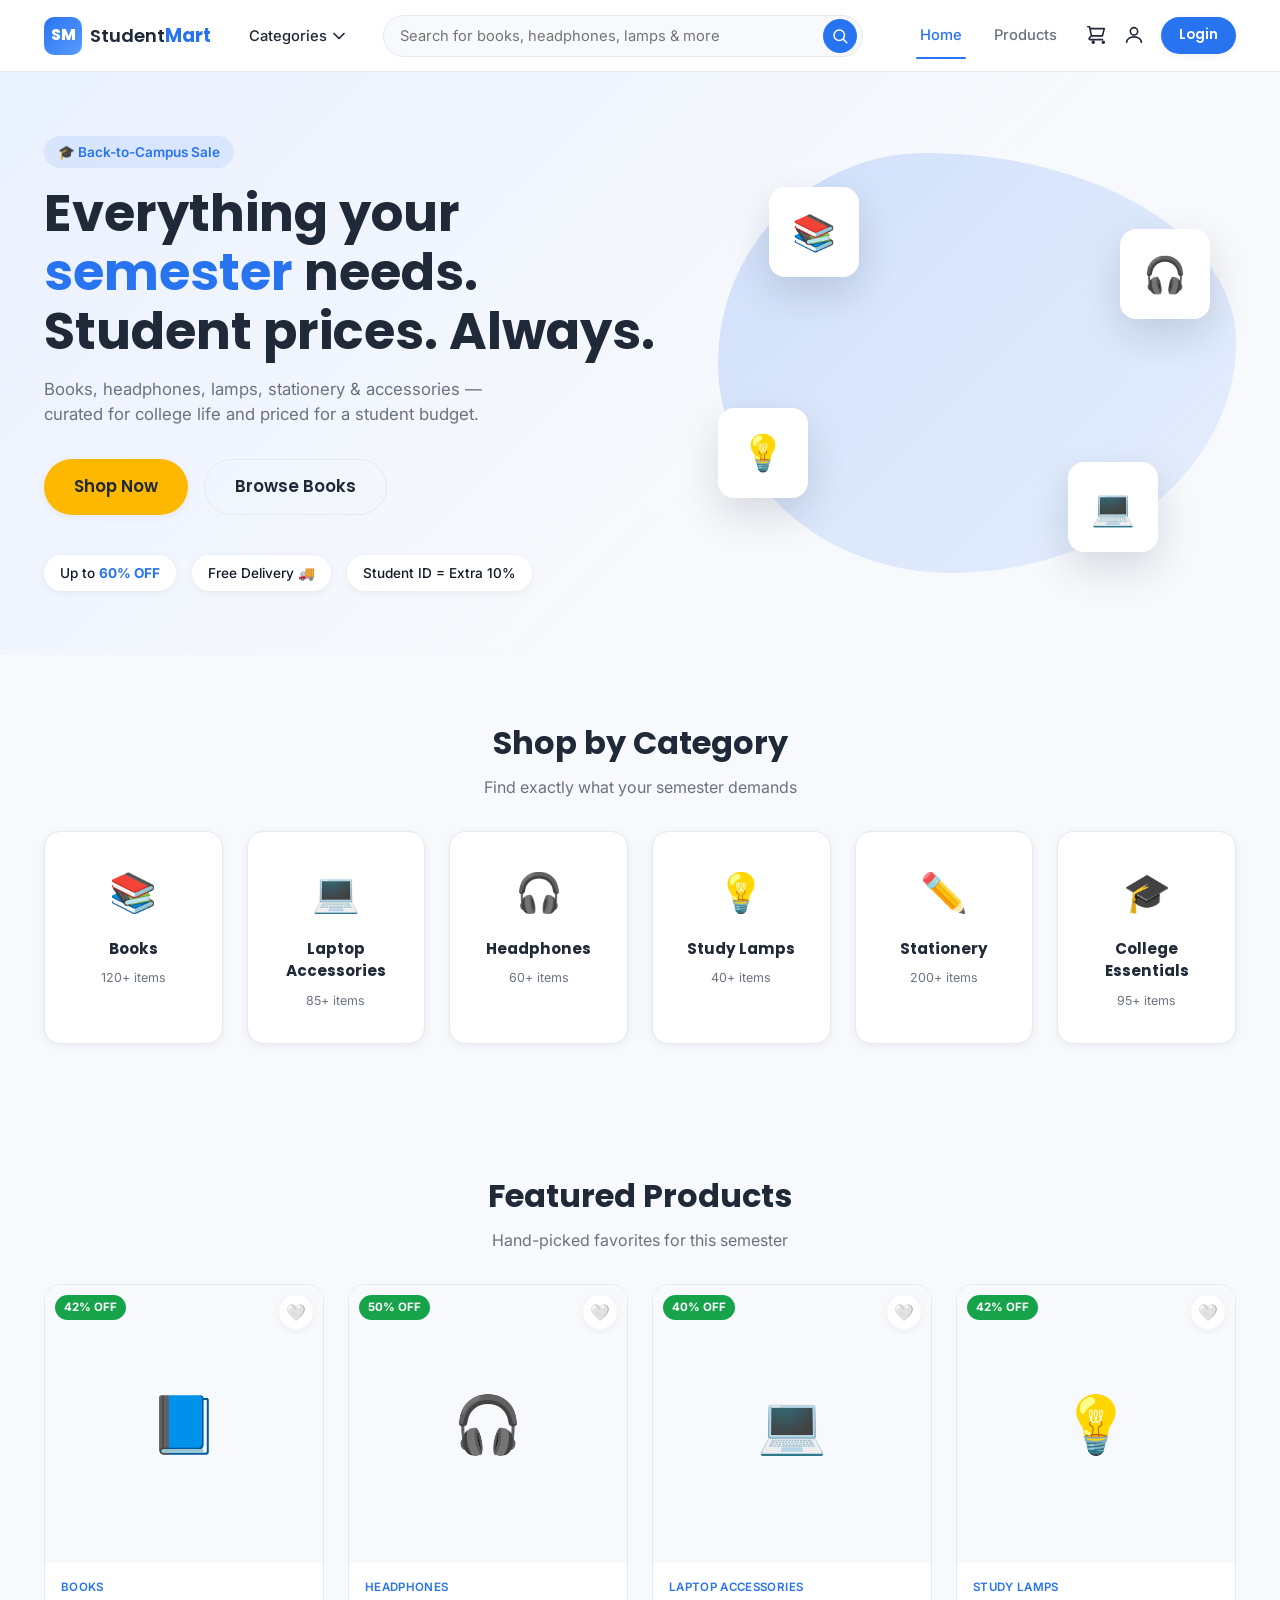
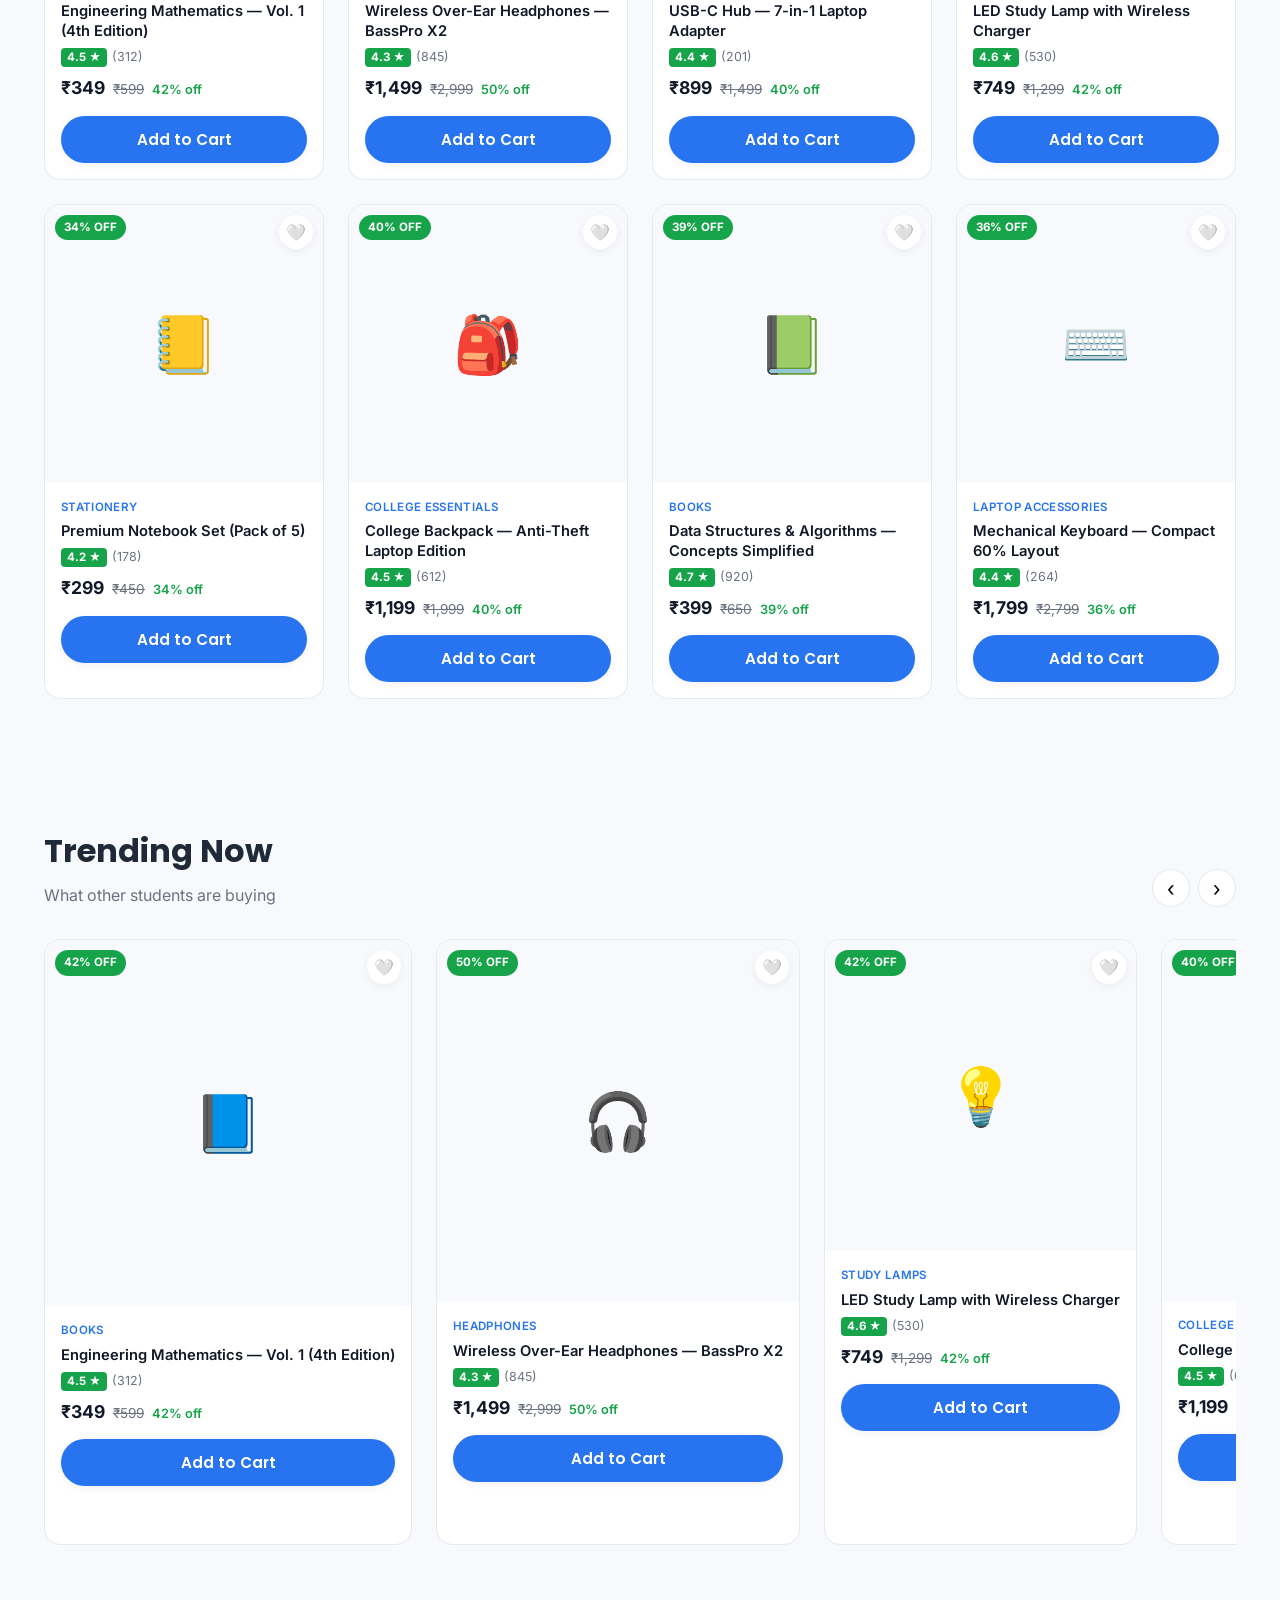
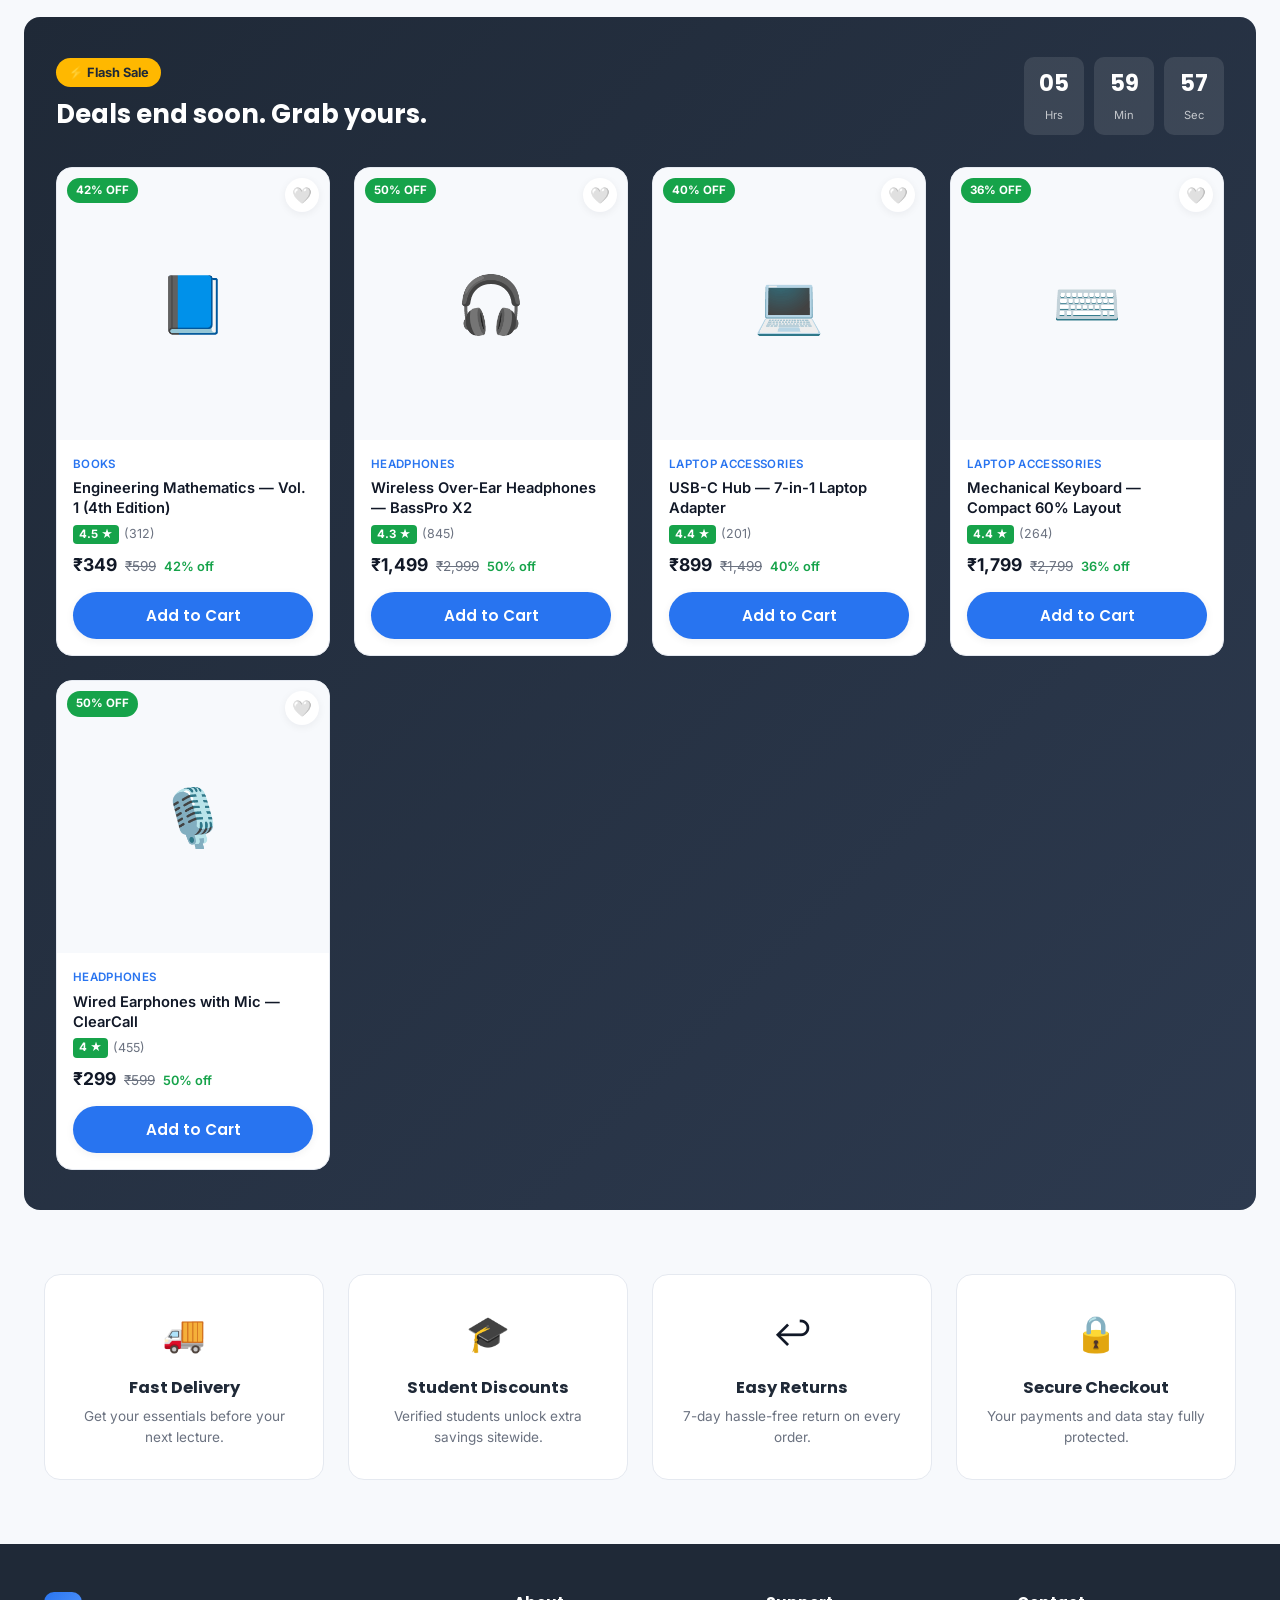
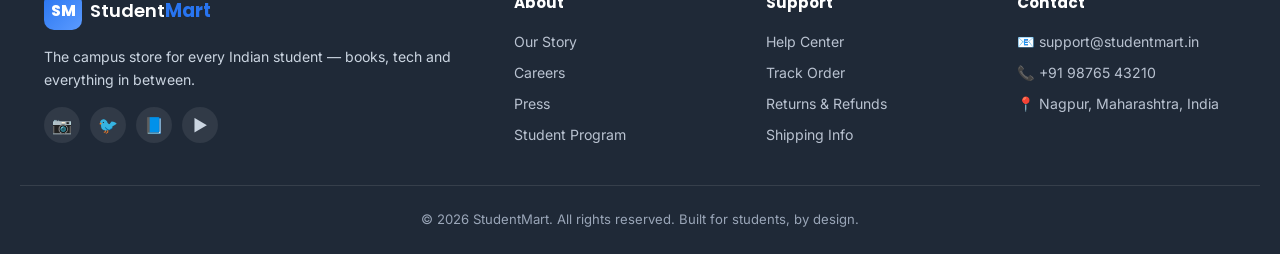
<file: index.html>
<!DOCTYPE html>
<html lang="en">
<head>
  <meta charset="UTF-8" />
  <meta name="viewport" content="width=device-width, initial-scale=1.0" />
  <title>StudentMart | Everything a College Student Needs</title>
  <meta name="description" content="StudentMart - Books, Headphones, Laptop Accessories, Study Lamps, Stationery & College Essentials at student-friendly prices." />

  <!-- Fonts -->
  <link rel="preconnect" href="https://fonts.googleapis.com">
  <link rel="preconnect" href="https://fonts.gstatic.com" crossorigin>
  <link href="https://fonts.googleapis.com/css2?family=Poppins:wght@500;600;700;800&family=Inter:wght@400;500;600;700&display=swap" rel="stylesheet">

  <!-- Stylesheets -->
  <link rel="stylesheet" href="css/style.css" />
  <link rel="stylesheet" href="css/responsive.css" />
</head>
<body>

  <!-- ============== SKIP LINK (ACCESSIBILITY) ============== -->
  <a href="#main-content" class="skip-link">Skip to main content</a>

  <!-- ============== NAVBAR ============== -->
  <header class="navbar" id="navbar">
    <div class="navbar__container container">

      <!-- Mobile Hamburger -->
      <button class="navbar__hamburger" id="hamburgerBtn" aria-label="Open menu" aria-expanded="false" aria-controls="mobileMenu">
        <span></span><span></span><span></span>
      </button>

      <!-- Logo -->
      <a href="index.html" class="navbar__logo" aria-label="StudentMart Home">
        <span class="navbar__logo-mark">SM</span>
        <span class="navbar__logo-text">Student<strong>Mart</strong></span>
      </a>

      <!-- Categories Dropdown -->
      <div class="navbar__categories" id="categoriesDropdown">
        <button class="navbar__categories-btn" id="categoriesBtn" aria-haspopup="true" aria-expanded="false">
          <span>Categories</span>
          <svg width="12" height="8" viewBox="0 0 12 8" fill="none" aria-hidden="true"><path d="M1 1.5L6 6.5L11 1.5" stroke="currentColor" stroke-width="1.7" stroke-linecap="round" stroke-linejoin="round"/></svg>
        </button>
        <ul class="navbar__categories-menu" id="categoriesMenu" role="menu">
          <li role="none"><a role="menuitem" href="products.html?category=books">📚 Books</a></li>
          <li role="none"><a role="menuitem" href="products.html?category=laptop">💻 Laptop Accessories</a></li>
          <li role="none"><a role="menuitem" href="products.html?category=headphones">🎧 Headphones</a></li>
          <li role="none"><a role="menuitem" href="products.html?category=lamps">💡 Study Lamps</a></li>
          <li role="none"><a role="menuitem" href="products.html?category=stationery">✏️ Stationery</a></li>
          <li role="none"><a role="menuitem" href="products.html?category=essentials">🎓 College Essentials</a></li>
        </ul>
      </div>

      <!-- Search Bar -->
      <div class="navbar__search" id="navbarSearch">
        <input
          type="search"
          id="searchInput"
          class="navbar__search-input"
          placeholder="Search for books, headphones, lamps & more"
          aria-label="Search products"
          autocomplete="off"
        />
        <button class="navbar__search-btn" id="searchBtn" aria-label="Search">
          <svg width="18" height="18" viewBox="0 0 24 24" fill="none" aria-hidden="true"><circle cx="11" cy="11" r="7" stroke="currentColor" stroke-width="2"/><path d="M21 21L16.65 16.65" stroke="currentColor" stroke-width="2" stroke-linecap="round"/></svg>
        </button>
        <!-- Search Suggestions Dropdown -->
        <ul class="navbar__search-suggestions" id="searchSuggestions" role="listbox"></ul>
      </div>

      <!-- Nav Links + Icons -->
      <nav class="navbar__links" id="mobileMenu" aria-label="Primary">
        <a href="index.html" class="navbar__link is-active">Home</a>
        <a href="products.html" class="navbar__link">Products</a>

        <div class="navbar__icons">
          <a href="cart.html" class="navbar__icon-link" aria-label="View cart">
            <svg width="22" height="22" viewBox="0 0 24 24" fill="none" aria-hidden="true"><path d="M3 3H5L5.4 5M5.4 5H21L19 13H7M5.4 5L7 13M7 13L4.7 15.3C4.1 15.9 4.5 17 5.4 17H19M9 21C9.6 21 10 20.6 10 20C10 19.4 9.6 19 9 19C8.4 19 8 19.4 8 20C8 20.6 8.4 21 9 21ZM20 21C20.6 21 21 20.6 21 20C21 19.4 20.6 19 20 19C19.4 19 19 19.4 19 20C19 20.6 19.4 21 20 21Z" stroke="currentColor" stroke-width="1.8" stroke-linecap="round" stroke-linejoin="round"/></svg>
            <span class="navbar__badge" id="cartBadge">0</span>
          </a>
          <a href="profile.html" class="navbar__icon-link" aria-label="View profile">
            <svg width="22" height="22" viewBox="0 0 24 24" fill="none" aria-hidden="true"><circle cx="12" cy="8" r="4" stroke="currentColor" stroke-width="1.8"/><path d="M4 20C4 16.6863 7.58172 14 12 14C16.4183 14 20 16.6863 20 20" stroke="currentColor" stroke-width="1.8" stroke-linecap="round"/></svg>
          </a>
          <a href="login.html" class="btn btn--primary btn--sm navbar__login-btn">Login</a>
        </div>
      </nav>
    </div>
  </header>

  <main id="main-content">

    <!-- ============== HERO SECTION ============== -->
    <section class="hero" aria-label="Promotional banner">
      <div class="hero__container container">
        <div class="hero__content">
          <span class="hero__eyebrow">🎓 Back-to-Campus Sale</span>
          <h1 class="hero__title">
            Everything your <span class="hero__title-accent">semester</span> needs.<br/>
            Student prices. Always.
          </h1>
          <p class="hero__subtitle">
            Books, headphones, lamps, stationery & accessories — curated for college life and priced for a student budget.
          </p>
          <div class="hero__actions">
            <a href="products.html" class="btn btn--accent btn--lg">Shop Now</a>
            <a href="products.html?category=books" class="btn btn--ghost btn--lg">Browse Books</a>
          </div>
          <div class="hero__badges">
            <span class="hero__badge hero__badge--float1">Up to <strong>60% OFF</strong></span>
            <span class="hero__badge hero__badge--float2">Free Delivery 🚚</span>
            <span class="hero__badge hero__badge--float3">Student ID = Extra 10%</span>
          </div>
        </div>
        <div class="hero__illustration" aria-hidden="true">
          <div class="hero__blob"></div>
          <div class="hero__card hero__card--1">📚</div>
          <div class="hero__card hero__card--2">🎧</div>
          <div class="hero__card hero__card--3">💡</div>
          <div class="hero__card hero__card--4">💻</div>
        </div>
      </div>
    </section>

    <!-- ============== CATEGORY GRID ============== -->
    <section class="section categories" aria-label="Shop by category">
      <div class="container">
        <div class="section__header">
          <h2 class="section__title">Shop by Category</h2>
          <p class="section__subtitle">Find exactly what your semester demands</p>
        </div>
        <div class="categories__grid">
          <a href="products.html?category=books" class="category-card">
            <div class="category-card__icon">📚</div>
            <h3 class="category-card__title">Books</h3>
            <span class="category-card__count">120+ items</span>
          </a>
          <a href="products.html?category=laptop" class="category-card">
            <div class="category-card__icon">💻</div>
            <h3 class="category-card__title">Laptop Accessories</h3>
            <span class="category-card__count">85+ items</span>
          </a>
          <a href="products.html?category=headphones" class="category-card">
            <div class="category-card__icon">🎧</div>
            <h3 class="category-card__title">Headphones</h3>
            <span class="category-card__count">60+ items</span>
          </a>
          <a href="products.html?category=lamps" class="category-card">
            <div class="category-card__icon">💡</div>
            <h3 class="category-card__title">Study Lamps</h3>
            <span class="category-card__count">40+ items</span>
          </a>
          <a href="products.html?category=stationery" class="category-card">
            <div class="category-card__icon">✏️</div>
            <h3 class="category-card__title">Stationery</h3>
            <span class="category-card__count">200+ items</span>
          </a>
          <a href="products.html?category=essentials" class="category-card">
            <div class="category-card__icon">🎓</div>
            <h3 class="category-card__title">College Essentials</h3>
            <span class="category-card__count">95+ items</span>
          </a>
        </div>
      </div>
    </section>

    <!-- ============== FEATURED PRODUCTS ============== -->
    <section class="section featured" aria-label="Featured products">
      <div class="container">
        <div class="section__header">
          <h2 class="section__title">Featured Products</h2>
          <p class="section__subtitle">Hand-picked favorites for this semester</p>
        </div>
        <!-- Product cards injected by JS -->
        <div class="product-grid" id="featuredProductsGrid"></div>
      </div>
    </section>

    <!-- ============== TRENDING PRODUCTS (SLIDER) ============== -->
    <section class="section trending" aria-label="Trending products">
      <div class="container">
        <div class="section__header section__header--row">
          <div>
            <h2 class="section__title">Trending Now</h2>
            <p class="section__subtitle">What other students are buying</p>
          </div>
          <div class="trending__arrows">
            <button class="slider-arrow" id="trendingPrev" aria-label="Scroll left">‹</button>
            <button class="slider-arrow" id="trendingNext" aria-label="Scroll right">›</button>
          </div>
        </div>
        <div class="trending__track" id="trendingTrack"></div>
      </div>
    </section>

    <!-- ============== FLASH SALE ============== -->
    <section class="section flash-sale" aria-label="Flash sale">
      <div class="container">
        <div class="flash-sale__header">
          <div>
            <span class="flash-sale__tag">⚡ Flash Sale</span>
            <h2 class="flash-sale__title">Deals end soon. Grab yours.</h2>
          </div>
          <div class="flash-sale__timer" id="flashTimer" aria-live="polite">
            <div class="timer-box"><span id="timerHours">00</span><small>Hrs</small></div>
            <div class="timer-box"><span id="timerMinutes">00</span><small>Min</small></div>
            <div class="timer-box"><span id="timerSeconds">00</span><small>Sec</small></div>
          </div>
        </div>
        <div class="flash-sale__grid" id="flashSaleGrid"></div>
      </div>
    </section>

    <!-- ============== BENEFITS ============== -->
    <section class="section benefits" aria-label="Why shop with us">
      <div class="container">
        <div class="benefits__grid">
          <div class="benefit-card">
            <div class="benefit-card__icon">🚚</div>
            <h3>Fast Delivery</h3>
            <p>Get your essentials before your next lecture.</p>
          </div>
          <div class="benefit-card">
            <div class="benefit-card__icon">🎓</div>
            <h3>Student Discounts</h3>
            <p>Verified students unlock extra savings sitewide.</p>
          </div>
          <div class="benefit-card">
            <div class="benefit-card__icon">↩️</div>
            <h3>Easy Returns</h3>
            <p>7-day hassle-free return on every order.</p>
          </div>
          <div class="benefit-card">
            <div class="benefit-card__icon">🔒</div>
            <h3>Secure Checkout</h3>
            <p>Your payments and data stay fully protected.</p>
          </div>
        </div>
      </div>
    </section>

  </main>

  <!-- ============== FOOTER ============== -->
  <footer class="footer">
    <div class="container footer__grid">
      <div class="footer__col footer__brand">
        <a href="index.html" class="navbar__logo footer__logo">
          <span class="navbar__logo-mark">SM</span>
          <span class="navbar__logo-text">Student<strong>Mart</strong></span>
        </a>
        <p>The campus store for every Indian student — books, tech and everything in between.</p>
        <div class="footer__socials">
          <a href="#" aria-label="Instagram">📷</a>
          <a href="#" aria-label="Twitter">🐦</a>
          <a href="#" aria-label="Facebook">📘</a>
          <a href="#" aria-label="YouTube">▶️</a>
        </div>
      </div>
      <div class="footer__col">
        <h4>About</h4>
        <ul>
          <li><a href="#">Our Story</a></li>
          <li><a href="#">Careers</a></li>
          <li><a href="#">Press</a></li>
          <li><a href="#">Student Program</a></li>
        </ul>
      </div>
      <div class="footer__col">
        <h4>Support</h4>
        <ul>
          <li><a href="#">Help Center</a></li>
          <li><a href="#">Track Order</a></li>
          <li><a href="#">Returns & Refunds</a></li>
          <li><a href="#">Shipping Info</a></li>
        </ul>
      </div>
      <div class="footer__col">
        <h4>Contact</h4>
        <ul>
          <li>📧 support@studentmart.in</li>
          <li>📞 +91 98765 43210</li>
          <li>📍 Nagpur, Maharashtra, India</li>
        </ul>
      </div>
    </div>
    <div class="footer__bottom container">
      <p>© <span id="currentYear"></span> StudentMart. All rights reserved. Built for students, by design.</p>
    </div>
  </footer>

  <!-- ============== TOAST NOTIFICATION CONTAINER ============== -->
  <div class="toast-container" id="toastContainer" aria-live="polite"></div>

  <!-- ============== QUICK VIEW MODAL ============== -->
  <div class="modal-overlay" id="quickViewOverlay">
    <div class="modal quick-view" id="quickViewModal" role="dialog" aria-modal="true" aria-labelledby="quickViewTitle">
      <button class="modal__close" id="quickViewClose" aria-label="Close quick view">&times;</button>
      <div class="quick-view__content" id="quickViewContent"><!-- injected by JS --></div>
    </div>
  </div>

  <!-- Scripts -->
  <script src="js/app.js"></script>
  <script src="js/products.js"></script>
  <script src="js/cart.js"></script>
</body>
</html>
</file>
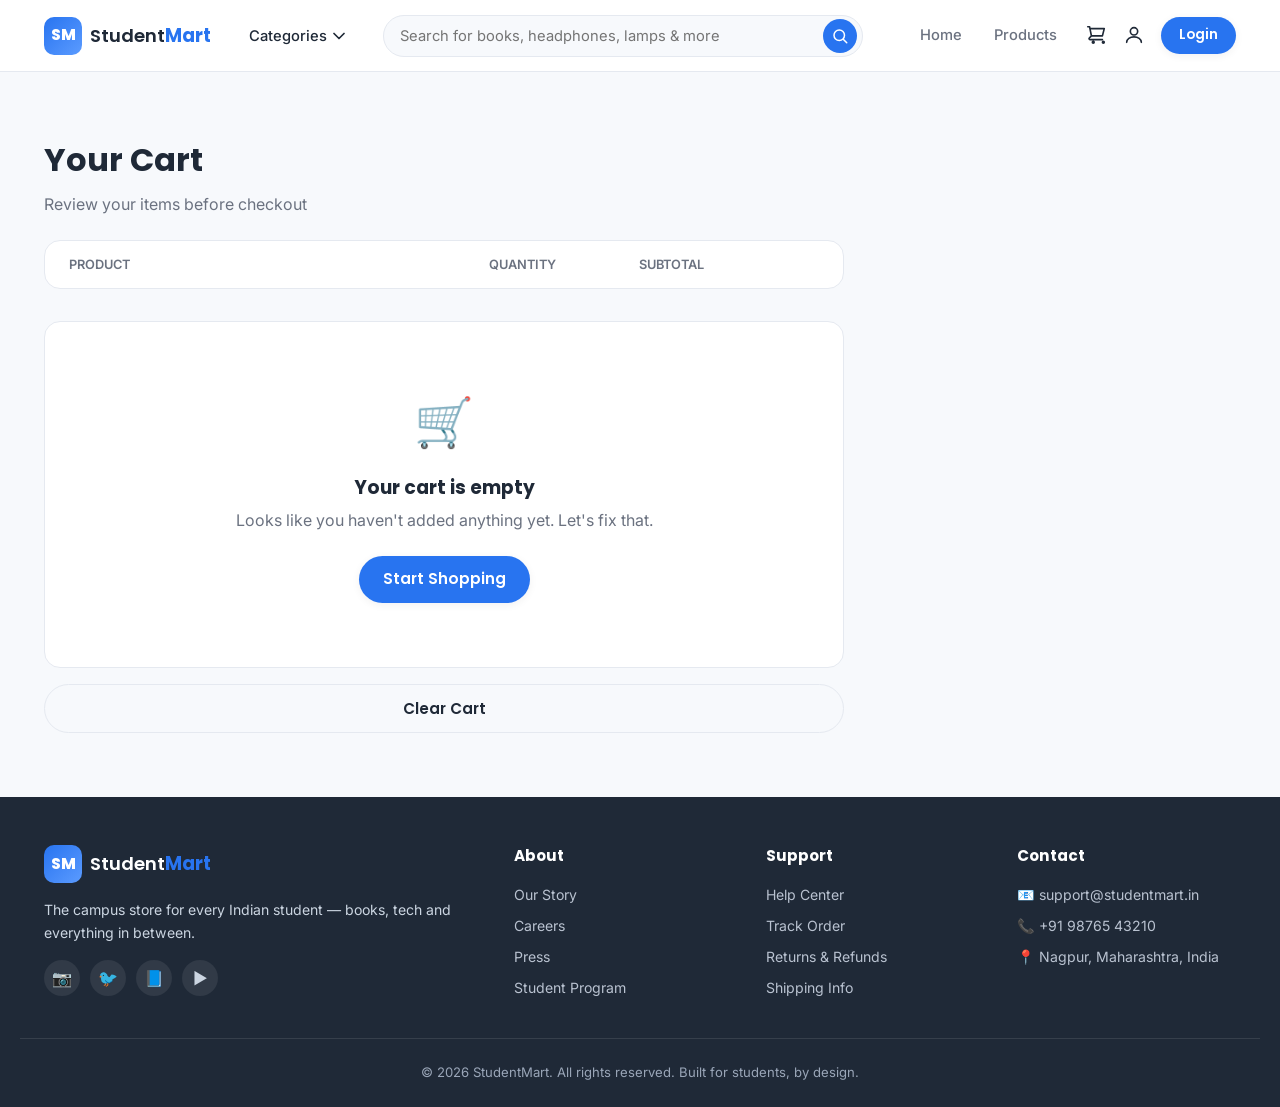
<file: cart.html>
<!DOCTYPE html>
<html lang="en">
<head>
  <meta charset="UTF-8" />
  <meta name="viewport" content="width=device-width, initial-scale=1.0" />
  <title>Your Cart | StudentMart</title>
  <meta name="description" content="Review your cart, apply coupons, and check out on StudentMart." />

  <link rel="preconnect" href="https://fonts.googleapis.com">
  <link rel="preconnect" href="https://fonts.gstatic.com" crossorigin>
  <link href="https://fonts.googleapis.com/css2?family=Poppins:wght@500;600;700;800&family=Inter:wght@400;500;600;700&display=swap" rel="stylesheet">

  <link rel="stylesheet" href="css/style.css" />
  <link rel="stylesheet" href="css/responsive.css" />
</head>
<body>

  <a href="#main-content" class="skip-link">Skip to main content</a>

  <!-- ============== NAVBAR ============== -->
  <header class="navbar" id="navbar">
    <div class="navbar__container container">
      <button class="navbar__hamburger" id="hamburgerBtn" aria-label="Open menu" aria-expanded="false" aria-controls="mobileMenu">
        <span></span><span></span><span></span>
      </button>

      <a href="index.html" class="navbar__logo" aria-label="StudentMart Home">
        <span class="navbar__logo-mark">SM</span>
        <span class="navbar__logo-text">Student<strong>Mart</strong></span>
      </a>

      <div class="navbar__categories" id="categoriesDropdown">
        <button class="navbar__categories-btn" id="categoriesBtn" aria-haspopup="true" aria-expanded="false">
          <span>Categories</span>
          <svg width="12" height="8" viewBox="0 0 12 8" fill="none" aria-hidden="true"><path d="M1 1.5L6 6.5L11 1.5" stroke="currentColor" stroke-width="1.7" stroke-linecap="round" stroke-linejoin="round"/></svg>
        </button>
        <ul class="navbar__categories-menu" id="categoriesMenu" role="menu">
          <li role="none"><a role="menuitem" href="products.html?category=books">📚 Books</a></li>
          <li role="none"><a role="menuitem" href="products.html?category=laptop">💻 Laptop Accessories</a></li>
          <li role="none"><a role="menuitem" href="products.html?category=headphones">🎧 Headphones</a></li>
          <li role="none"><a role="menuitem" href="products.html?category=lamps">💡 Study Lamps</a></li>
          <li role="none"><a role="menuitem" href="products.html?category=stationery">✏️ Stationery</a></li>
          <li role="none"><a role="menuitem" href="products.html?category=essentials">🎓 College Essentials</a></li>
        </ul>
      </div>

      <div class="navbar__search" id="navbarSearch">
        <input type="search" id="searchInput" class="navbar__search-input" placeholder="Search for books, headphones, lamps & more" aria-label="Search products" autocomplete="off" />
        <button class="navbar__search-btn" id="searchBtn" aria-label="Search">
          <svg width="18" height="18" viewBox="0 0 24 24" fill="none" aria-hidden="true"><circle cx="11" cy="11" r="7" stroke="currentColor" stroke-width="2"/><path d="M21 21L16.65 16.65" stroke="currentColor" stroke-width="2" stroke-linecap="round"/></svg>
        </button>
        <ul class="navbar__search-suggestions" id="searchSuggestions" role="listbox"></ul>
      </div>

      <nav class="navbar__links" id="mobileMenu" aria-label="Primary">
        <a href="index.html" class="navbar__link">Home</a>
        <a href="products.html" class="navbar__link">Products</a>
        <div class="navbar__icons">
          <a href="cart.html" class="navbar__icon-link is-active" aria-label="View cart">
            <svg width="22" height="22" viewBox="0 0 24 24" fill="none" aria-hidden="true"><path d="M3 3H5L5.4 5M5.4 5H21L19 13H7M5.4 5L7 13M7 13L4.7 15.3C4.1 15.9 4.5 17 5.4 17H19M9 21C9.6 21 10 20.6 10 20C10 19.4 9.6 19 9 19C8.4 19 8 19.4 8 20C8 20.6 8.4 21 9 21ZM20 21C20.6 21 21 20.6 21 20C21 19.4 20.6 19 20 19C19.4 19 19 19.4 19 20C19 20.6 19.4 21 20 21Z" stroke="currentColor" stroke-width="1.8" stroke-linecap="round" stroke-linejoin="round"/></svg>
            <span class="navbar__badge" id="cartBadge">0</span>
          </a>
          <a href="profile.html" class="navbar__icon-link" aria-label="View profile">
            <svg width="22" height="22" viewBox="0 0 24 24" fill="none" aria-hidden="true"><circle cx="12" cy="8" r="4" stroke="currentColor" stroke-width="1.8"/><path d="M4 20C4 16.6863 7.58172 14 12 14C16.4183 14 20 16.6863 20 20" stroke="currentColor" stroke-width="1.8" stroke-linecap="round"/></svg>
          </a>
          <a href="login.html" class="btn btn--primary btn--sm navbar__login-btn">Login</a>
        </div>
      </nav>
    </div>
  </header>

  <main id="main-content">
    <section class="section">
      <div class="container">

        <div class="section__header" style="text-align:left; margin-bottom: var(--space-3);">
          <h1 class="section__title">Your Cart</h1>
          <p class="section__subtitle">Review your items before checkout</p>
        </div>

        <div class="cart-layout">

          <!-- Cart Items Column -->
          <div class="cart-layout__items">

            <div class="cart-list-header surface-card">
              <span>Product</span>
              <span></span>
              <span>Quantity</span>
              <span>Subtotal</span>
              <span></span>
            </div>

            <div id="cartItemsList" class="cart-items-list"><!-- injected by cart.js --></div>

            <!-- Empty cart state -->
            <div class="empty-state surface-card" id="cartEmptyState" style="display:none;">
              <div class="empty-state__icon">🛒</div>
              <h3 class="empty-state__title">Your cart is empty</h3>
              <p class="empty-state__text">Looks like you haven't added anything yet. Let's fix that.</p>
              <a href="products.html" class="btn btn--primary">Start Shopping</a>
            </div>

            <button class="btn btn--ghost" id="clearCartBtn" type="button">Clear Cart</button>
          </div>

          <!-- Order Summary Column -->
          <aside class="cart-layout__summary surface-card" id="cartSummary">
            <h2 class="cart-summary__title">Order Summary</h2>

            <!-- Coupon Form -->
            <form id="couponForm" class="coupon-form">
              <label for="couponInput" class="form-label">Have a coupon code?</label>
              <div class="coupon-form__row">
                <input type="text" id="couponInput" class="form-input" placeholder="e.g. STUDENT10" autocomplete="off" />
                <button type="submit" class="btn btn--primary btn--sm">Apply</button>
              </div>
              <p class="coupon-form__hint">Try: STUDENT10, WELCOME15, or CAMPUS20</p>
              <p class="coupon-form__active" id="activeCouponLabel"></p>
              <button type="button" id="removeCouponBtn" class="coupon-form__remove">Remove coupon</button>
            </form>

            <hr class="summary-divider" />

            <div class="summary-row">
              <span>Subtotal</span>
              <span id="cartSubtotal">₹0</span>
            </div>
            <div class="summary-row summary-row--discount">
              <span>Coupon Discount</span>
              <span id="cartDiscount">₹0</span>
            </div>
            <div class="summary-row">
              <span>Delivery</span>
              <span id="cartDelivery">FREE</span>
            </div>
            <hr class="summary-divider" />
            <div class="summary-row summary-row--total">
              <span>Total</span>
              <span id="cartTotal">₹0</span>
            </div>

            <button class="btn btn--primary btn--full btn--lg" id="checkoutBtn" type="button" style="margin-top: var(--space-3);">
              Proceed to Checkout
            </button>
            <p class="summary-note">Free delivery on orders above ₹999. This is a demo checkout — no real payment is processed.</p>
          </aside>

        </div>
      </div>
    </section>
  </main>

  <!-- ============== FOOTER ============== -->
  <footer class="footer">
    <div class="container footer__grid">
      <div class="footer__col footer__brand">
        <a href="index.html" class="navbar__logo footer__logo">
          <span class="navbar__logo-mark">SM</span>
          <span class="navbar__logo-text">Student<strong>Mart</strong></span>
        </a>
        <p>The campus store for every Indian student — books, tech and everything in between.</p>
        <div class="footer__socials">
          <a href="#" aria-label="Instagram">📷</a>
          <a href="#" aria-label="Twitter">🐦</a>
          <a href="#" aria-label="Facebook">📘</a>
          <a href="#" aria-label="YouTube">▶️</a>
        </div>
      </div>
      <div class="footer__col">
        <h4>About</h4>
        <ul>
          <li><a href="#">Our Story</a></li>
          <li><a href="#">Careers</a></li>
          <li><a href="#">Press</a></li>
          <li><a href="#">Student Program</a></li>
        </ul>
      </div>
      <div class="footer__col">
        <h4>Support</h4>
        <ul>
          <li><a href="#">Help Center</a></li>
          <li><a href="#">Track Order</a></li>
          <li><a href="#">Returns & Refunds</a></li>
          <li><a href="#">Shipping Info</a></li>
        </ul>
      </div>
      <div class="footer__col">
        <h4>Contact</h4>
        <ul>
          <li>📧 support@studentmart.in</li>
          <li>📞 +91 98765 43210</li>
          <li>📍 Nagpur, Maharashtra, India</li>
        </ul>
      </div>
    </div>
    <div class="footer__bottom container">
      <p>© <span id="currentYear"></span> StudentMart. All rights reserved. Built for students, by design.</p>
    </div>
  </footer>

  <div class="toast-container" id="toastContainer" aria-live="polite"></div>

  <div class="modal-overlay" id="quickViewOverlay">
    <div class="modal quick-view" id="quickViewModal" role="dialog" aria-modal="true" aria-labelledby="quickViewTitle">
      <button class="modal__close" id="quickViewClose" aria-label="Close quick view">&times;</button>
      <div class="quick-view__content" id="quickViewContent"></div>
    </div>
  </div>

  <script src="js/app.js"></script>
  <script src="js/products.js"></script>
  <script src="js/cart.js"></script>
</body>
</html>
</file>
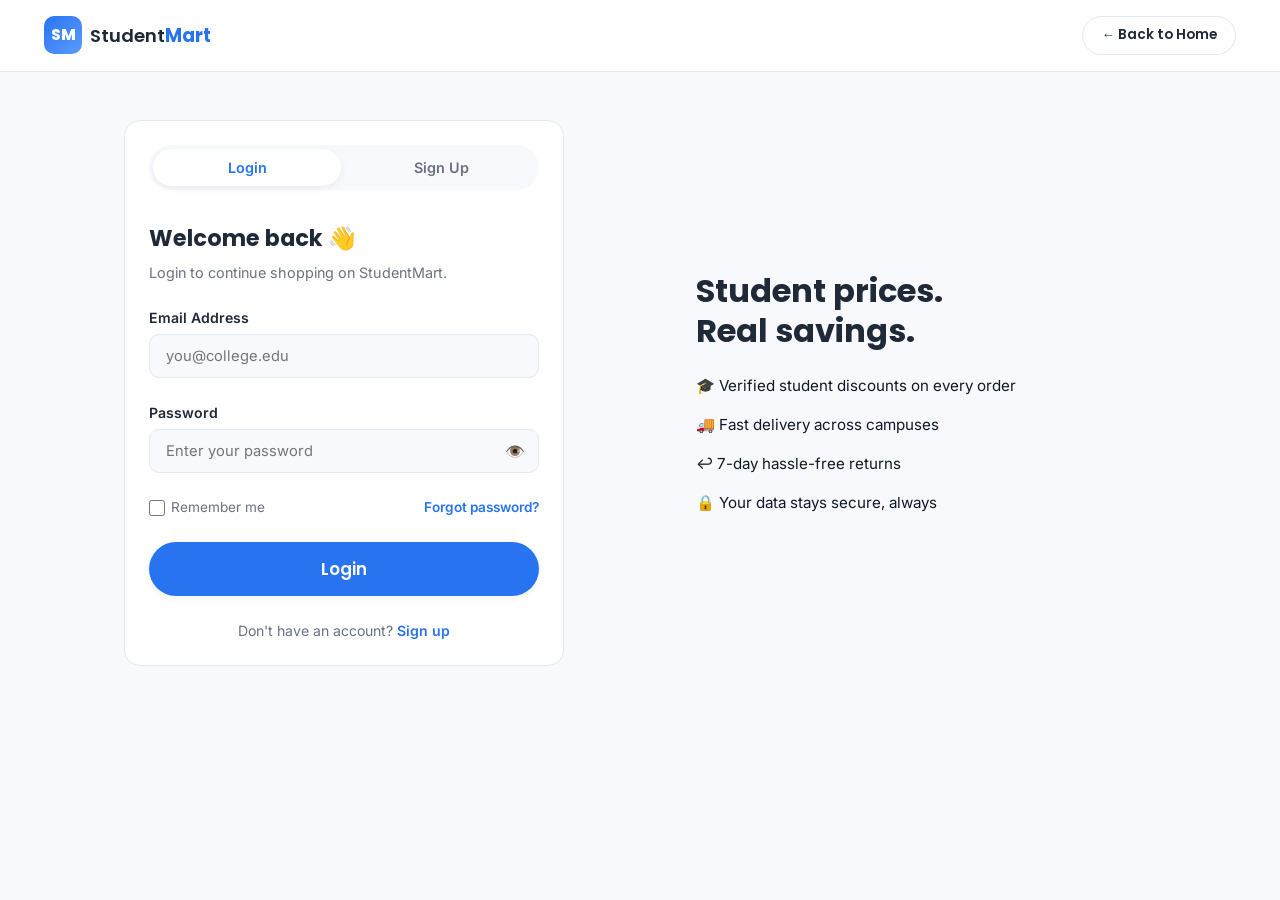
<file: login.html>
<!DOCTYPE html>
<html lang="en">
<head>
  <meta charset="UTF-8" />
  <meta name="viewport" content="width=device-width, initial-scale=1.0" />
  <title>Login | StudentMart</title>
  <meta name="description" content="Login or create a StudentMart account." />

  <link rel="preconnect" href="https://fonts.googleapis.com">
  <link rel="preconnect" href="https://fonts.gstatic.com" crossorigin>
  <link href="https://fonts.googleapis.com/css2?family=Poppins:wght@500;600;700;800&family=Inter:wght@400;500;600;700&display=swap" rel="stylesheet">

  <link rel="stylesheet" href="css/style.css" />
  <link rel="stylesheet" href="css/responsive.css" />
</head>
<body>

  <a href="#main-content" class="skip-link">Skip to main content</a>

  <!-- ============== MINIMAL NAVBAR ============== -->
  <header class="navbar" id="navbar">
    <div class="navbar__container container" style="justify-content: space-between;">
      <a href="index.html" class="navbar__logo" aria-label="StudentMart Home">
        <span class="navbar__logo-mark">SM</span>
        <span class="navbar__logo-text">Student<strong>Mart</strong></span>
      </a>
      <a href="index.html" class="btn btn--ghost btn--sm">← Back to Home</a>
    </div>
  </header>

  <main id="main-content">
    <section class="section auth-section">
      <div class="container auth-container">

        <div class="auth-card surface-card">

          <!-- Tabs: Login / Signup -->
          <div class="auth-tabs" role="tablist">
            <button class="auth-tab is-active" data-form="login" type="button" role="tab" aria-selected="true">Login</button>
            <button class="auth-tab" data-form="signup" type="button" role="tab" aria-selected="false">Sign Up</button>
          </div>

          <!-- ============== LOGIN FORM ============== -->
          <form id="loginForm" class="auth-form is-active" novalidate>
            <h1 class="auth-title">Welcome back 👋</h1>
            <p class="auth-subtitle">Login to continue shopping on StudentMart.</p>

            <div class="form-group" id="loginEmailGroup">
              <label class="form-label" for="loginEmail">Email Address</label>
              <input type="email" id="loginEmail" class="form-input" placeholder="you@college.edu" autocomplete="email" />
              <span class="form-error">Please enter a valid email address.</span>
            </div>

            <div class="form-group" id="loginPasswordGroup">
              <label class="form-label" for="loginPassword">Password</label>
              <div class="password-field">
                <input type="password" id="loginPassword" class="form-input" placeholder="Enter your password" autocomplete="current-password" />
                <button type="button" class="password-toggle" data-target="loginPassword" aria-label="Show password">👁️</button>
              </div>
              <span class="form-error">Password must be at least 6 characters.</span>
            </div>

            <div class="auth-form__row">
              <label class="checkbox-label">
                <input type="checkbox" id="rememberMe" /> Remember me
              </label>
              <a href="#" class="auth-link">Forgot password?</a>
            </div>

            <button type="submit" class="btn btn--primary btn--full btn--lg">Login</button>

            <p class="auth-switch">Don't have an account? <button type="button" class="auth-link" data-form="signup">Sign up</button></p>
          </form>

          <!-- ============== SIGNUP FORM ============== -->
          <form id="signupForm" class="auth-form" novalidate>
            <h1 class="auth-title">Create your account 🎓</h1>
            <p class="auth-subtitle">Join StudentMart and unlock student-only deals.</p>

            <div class="form-group" id="signupNameGroup">
              <label class="form-label" for="signupName">Full Name</label>
              <input type="text" id="signupName" class="form-input" placeholder="Your full name" autocomplete="name" />
              <span class="form-error">Please enter your full name.</span>
            </div>

            <div class="form-group" id="signupEmailGroup">
              <label class="form-label" for="signupEmail">Email Address</label>
              <input type="email" id="signupEmail" class="form-input" placeholder="you@college.edu" autocomplete="email" />
              <span class="form-error">Please enter a valid email address.</span>
            </div>

            <div class="form-group" id="signupPasswordGroup">
              <label class="form-label" for="signupPassword">Password</label>
              <div class="password-field">
                <input type="password" id="signupPassword" class="form-input" placeholder="Create a password" autocomplete="new-password" />
                <button type="button" class="password-toggle" data-target="signupPassword" aria-label="Show password">👁️</button>
              </div>
              <span class="form-error">Password must be at least 6 characters.</span>
            </div>

            <div class="form-group" id="signupConfirmGroup">
              <label class="form-label" for="signupConfirm">Confirm Password</label>
              <div class="password-field">
                <input type="password" id="signupConfirm" class="form-input" placeholder="Re-enter your password" autocomplete="new-password" />
                <button type="button" class="password-toggle" data-target="signupConfirm" aria-label="Show password">👁️</button>
              </div>
              <span class="form-error">Passwords do not match.</span>
            </div>

            <label class="checkbox-label" style="margin-bottom: var(--space-3);">
              <input type="checkbox" id="agreeTerms" /> I agree to the Terms & Privacy Policy
            </label>

            <button type="submit" class="btn btn--primary btn--full btn--lg">Create Account</button>

            <p class="auth-switch">Already have an account? <button type="button" class="auth-link" data-form="login">Login</button></p>
          </form>

        </div>

        <!-- Side illustration / value props -->
        <div class="auth-side">
          <h2 class="auth-side__title">Student prices.<br/>Real savings.</h2>
          <ul class="auth-side__list">
            <li>🎓 Verified student discounts on every order</li>
            <li>🚚 Fast delivery across campuses</li>
            <li>↩️ 7-day hassle-free returns</li>
            <li>🔒 Your data stays secure, always</li>
          </ul>
        </div>

      </div>
    </section>
  </main>

  <div class="toast-container" id="toastContainer" aria-live="polite"></div>

  <script src="js/app.js"></script>

  <!-- ============== PAGE-SPECIFIC SCRIPT: AUTH VALIDATION ============== -->
  <script>
    /**
     * login.html page logic — handles tab switching between Login/Signup,
     * show/hide password toggles, client-side validation, and a demo
     * "auth" flow that stores the user object in localStorage (no real
     * backend — StudentMart has no server, so this simulates a session).
     */
    document.addEventListener('DOMContentLoaded', () => {
      const USER_KEY = 'sm_user';

      /* ---------- TAB SWITCHING (Login <-> Signup) ---------- */
      const tabs = document.querySelectorAll('.auth-tab');
      const forms = document.querySelectorAll('.auth-form');

      function switchTo(formName) {
        tabs.forEach(t => {
          const active = t.dataset.form === formName;
          t.classList.toggle('is-active', active);
          t.setAttribute('aria-selected', String(active));
        });
        forms.forEach(f => f.classList.toggle('is-active', f.id === `${formName}Form`));
      }

      tabs.forEach(tab => tab.addEventListener('click', () => switchTo(tab.dataset.form)));

      // "Sign up" / "Login" links inside each form also switch tabs
      document.querySelectorAll('.auth-link[data-form]').forEach(link => {
        link.addEventListener('click', () => switchTo(link.dataset.form));
      });

      /* ---------- SHOW / HIDE PASSWORD TOGGLE ---------- */
      document.querySelectorAll('.password-toggle').forEach(btn => {
        btn.addEventListener('click', () => {
          const input = document.getElementById(btn.dataset.target);
          const isHidden = input.type === 'password';
          input.type = isHidden ? 'text' : 'password';
          btn.textContent = isHidden ? '🙈' : '👁️';
          btn.setAttribute('aria-label', isHidden ? 'Hide password' : 'Show password');
        });
      });

      /* ---------- VALIDATION HELPERS ---------- */
      function isValidEmail(value) {
        return /^[^\s@]+@[^\s@]+\.[^\s@]+$/.test(value);
      }

      function setFieldError(groupId, hasError) {
        document.getElementById(groupId).classList.toggle('has-error', hasError);
      }

      /* ---------- LOGIN FORM SUBMIT ---------- */
      document.getElementById('loginForm').addEventListener('submit', (e) => {
        e.preventDefault();

        const email = document.getElementById('loginEmail').value.trim();
        const password = document.getElementById('loginPassword').value;

        const emailValid = isValidEmail(email);
        const passwordValid = password.length >= 6;

        setFieldError('loginEmailGroup', !emailValid);
        setFieldError('loginPasswordGroup', !passwordValid);

        if (!emailValid || !passwordValid) {
          showToast('Please fix the errors below', 'error');
          return;
        }

        // No backend — simulate successful login by storing a user record
        const existingUser = storageGet(USER_KEY, null);
        storageSet(USER_KEY, {
          name: existingUser?.name || email.split('@')[0],
          email: email,
          college: existingUser?.college || ''
        });

        showToast('Login successful! Redirecting…', 'success');
        setTimeout(() => window.location.href = 'profile.html', 800);
      });

      /* ---------- SIGNUP FORM SUBMIT ---------- */
      document.getElementById('signupForm').addEventListener('submit', (e) => {
        e.preventDefault();

        const name = document.getElementById('signupName').value.trim();
        const email = document.getElementById('signupEmail').value.trim();
        const password = document.getElementById('signupPassword').value;
        const confirm = document.getElementById('signupConfirm').value;
        const agreed = document.getElementById('agreeTerms').checked;

        const nameValid = name.length >= 2;
        const emailValid = isValidEmail(email);
        const passwordValid = password.length >= 6;
        const confirmValid = password === confirm && confirm.length > 0;

        setFieldError('signupNameGroup', !nameValid);
        setFieldError('signupEmailGroup', !emailValid);
        setFieldError('signupPasswordGroup', !passwordValid);
        setFieldError('signupConfirmGroup', !confirmValid);

        if (!nameValid || !emailValid || !passwordValid || !confirmValid) {
          showToast('Please fix the errors below', 'error');
          return;
        }

        if (!agreed) {
          showToast('Please agree to the Terms & Privacy Policy', 'error');
          return;
        }

        storageSet(USER_KEY, { name, email, college: '' });

        showToast('Account created successfully! 🎉', 'success');
        setTimeout(() => window.location.href = 'profile.html', 800);
      });

      /* ---------- CLEAR ERROR STATE ON INPUT ---------- */
      document.querySelectorAll('.form-input').forEach(input => {
        input.addEventListener('input', () => {
          input.closest('.form-group')?.classList.remove('has-error');
        });
      });
    });
  </script>
</body>
</html>
</file>
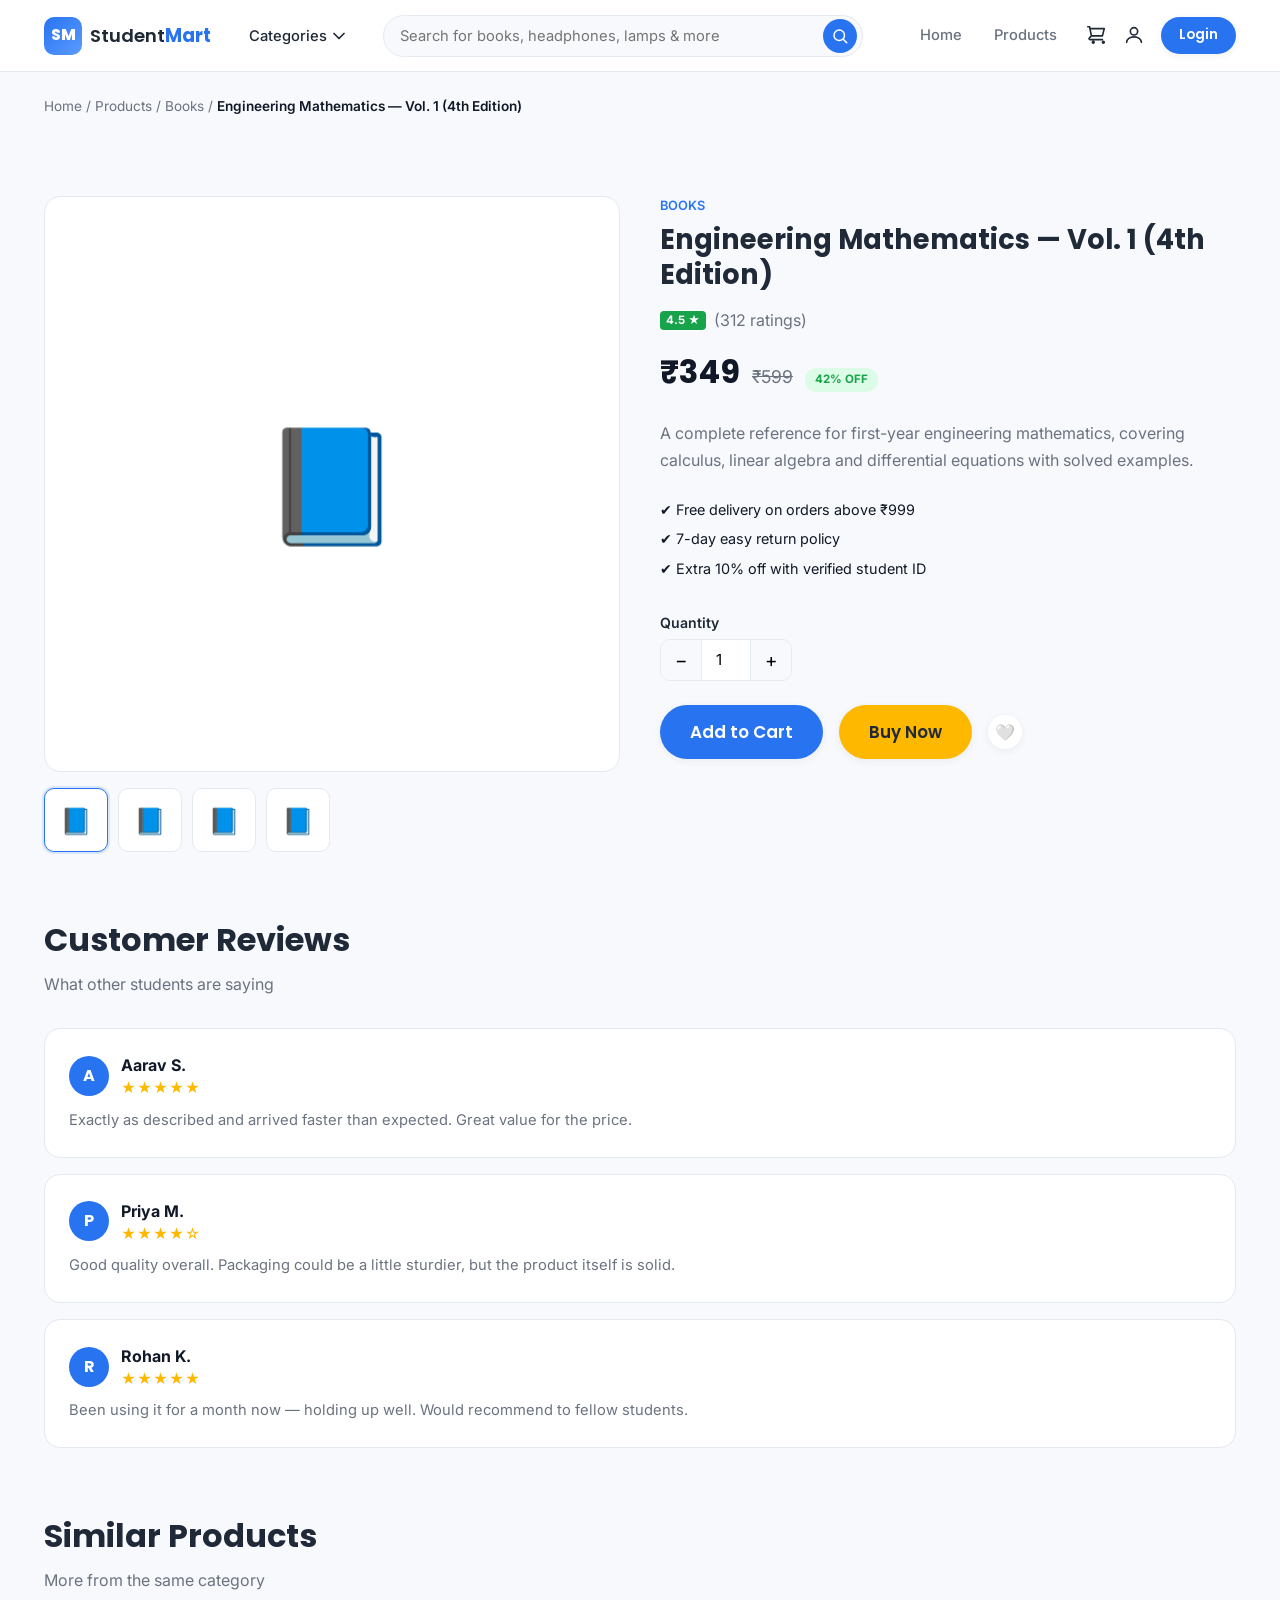
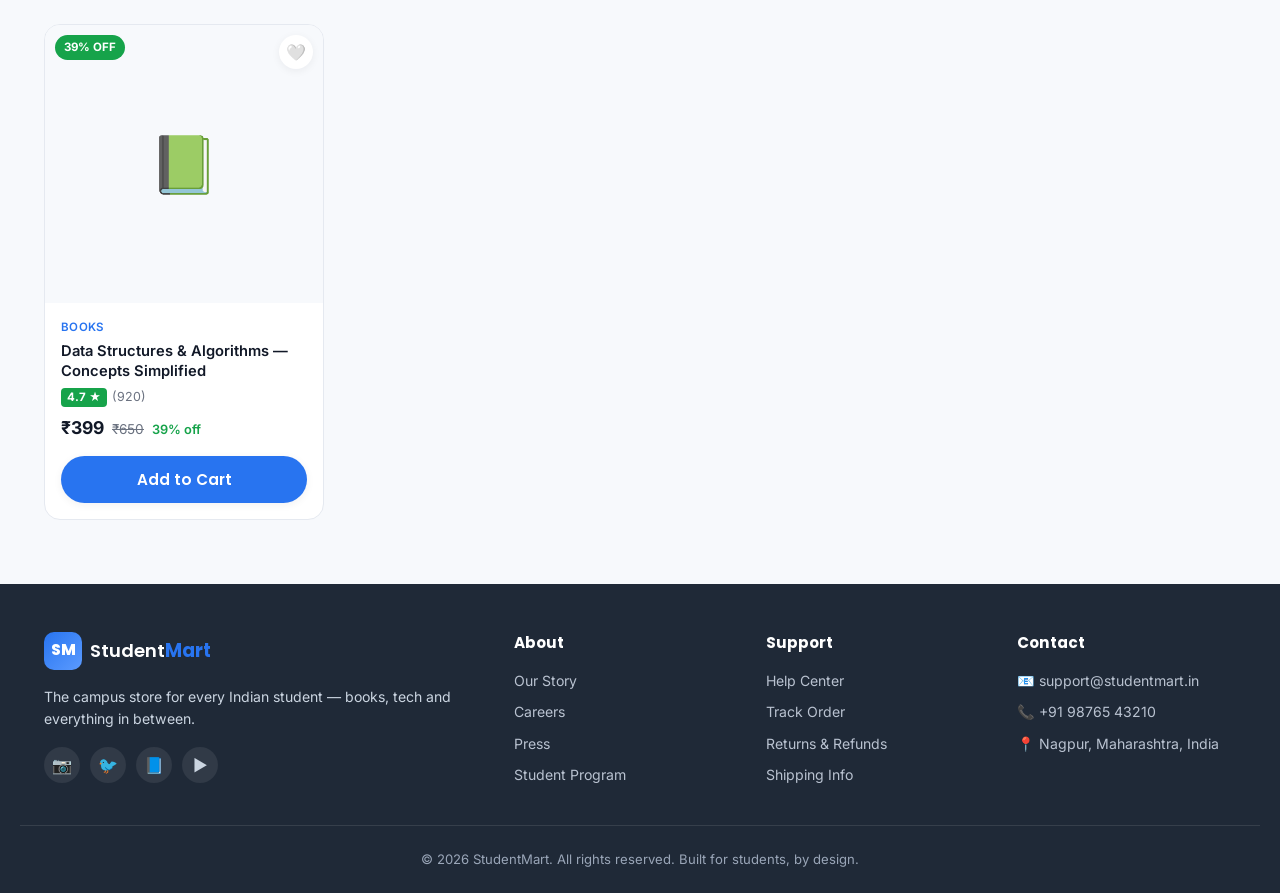
<file: product.html>
<!DOCTYPE html>
<html lang="en">
<head>
  <meta charset="UTF-8" />
  <meta name="viewport" content="width=device-width, initial-scale=1.0" />
  <title id="pageTitle">Product Details | StudentMart</title>
  <meta name="description" content="View product details, reviews and similar products on StudentMart." />

  <link rel="preconnect" href="https://fonts.googleapis.com">
  <link rel="preconnect" href="https://fonts.gstatic.com" crossorigin>
  <link href="https://fonts.googleapis.com/css2?family=Poppins:wght@500;600;700;800&family=Inter:wght@400;500;600;700&display=swap" rel="stylesheet">

  <link rel="stylesheet" href="css/style.css" />
  <link rel="stylesheet" href="css/responsive.css" />
</head>
<body>

  <a href="#main-content" class="skip-link">Skip to main content</a>

  <!-- ============== NAVBAR ============== -->
  <header class="navbar" id="navbar">
    <div class="navbar__container container">
      <button class="navbar__hamburger" id="hamburgerBtn" aria-label="Open menu" aria-expanded="false" aria-controls="mobileMenu">
        <span></span><span></span><span></span>
      </button>

      <a href="index.html" class="navbar__logo" aria-label="StudentMart Home">
        <span class="navbar__logo-mark">SM</span>
        <span class="navbar__logo-text">Student<strong>Mart</strong></span>
      </a>

      <div class="navbar__categories" id="categoriesDropdown">
        <button class="navbar__categories-btn" id="categoriesBtn" aria-haspopup="true" aria-expanded="false">
          <span>Categories</span>
          <svg width="12" height="8" viewBox="0 0 12 8" fill="none" aria-hidden="true"><path d="M1 1.5L6 6.5L11 1.5" stroke="currentColor" stroke-width="1.7" stroke-linecap="round" stroke-linejoin="round"/></svg>
        </button>
        <ul class="navbar__categories-menu" id="categoriesMenu" role="menu">
          <li role="none"><a role="menuitem" href="products.html?category=books">📚 Books</a></li>
          <li role="none"><a role="menuitem" href="products.html?category=laptop">💻 Laptop Accessories</a></li>
          <li role="none"><a role="menuitem" href="products.html?category=headphones">🎧 Headphones</a></li>
          <li role="none"><a role="menuitem" href="products.html?category=lamps">💡 Study Lamps</a></li>
          <li role="none"><a role="menuitem" href="products.html?category=stationery">✏️ Stationery</a></li>
          <li role="none"><a role="menuitem" href="products.html?category=essentials">🎓 College Essentials</a></li>
        </ul>
      </div>

      <div class="navbar__search" id="navbarSearch">
        <input type="search" id="searchInput" class="navbar__search-input" placeholder="Search for books, headphones, lamps & more" aria-label="Search products" autocomplete="off" />
        <button class="navbar__search-btn" id="searchBtn" aria-label="Search">
          <svg width="18" height="18" viewBox="0 0 24 24" fill="none" aria-hidden="true"><circle cx="11" cy="11" r="7" stroke="currentColor" stroke-width="2"/><path d="M21 21L16.65 16.65" stroke="currentColor" stroke-width="2" stroke-linecap="round"/></svg>
        </button>
        <ul class="navbar__search-suggestions" id="searchSuggestions" role="listbox"></ul>
      </div>

      <nav class="navbar__links" id="mobileMenu" aria-label="Primary">
        <a href="index.html" class="navbar__link">Home</a>
        <a href="products.html" class="navbar__link">Products</a>
        <div class="navbar__icons">
          <a href="cart.html" class="navbar__icon-link" aria-label="View cart">
            <svg width="22" height="22" viewBox="0 0 24 24" fill="none" aria-hidden="true"><path d="M3 3H5L5.4 5M5.4 5H21L19 13H7M5.4 5L7 13M7 13L4.7 15.3C4.1 15.9 4.5 17 5.4 17H19M9 21C9.6 21 10 20.6 10 20C10 19.4 9.6 19 9 19C8.4 19 8 19.4 8 20C8 20.6 8.4 21 9 21ZM20 21C20.6 21 21 20.6 21 20C21 19.4 20.6 19 20 19C19.4 19 19 19.4 19 20C19 20.6 19.4 21 20 21Z" stroke="currentColor" stroke-width="1.8" stroke-linecap="round" stroke-linejoin="round"/></svg>
            <span class="navbar__badge" id="cartBadge">0</span>
          </a>
          <a href="profile.html" class="navbar__icon-link" aria-label="View profile">
            <svg width="22" height="22" viewBox="0 0 24 24" fill="none" aria-hidden="true"><circle cx="12" cy="8" r="4" stroke="currentColor" stroke-width="1.8"/><path d="M4 20C4 16.6863 7.58172 14 12 14C16.4183 14 20 16.6863 20 20" stroke="currentColor" stroke-width="1.8" stroke-linecap="round"/></svg>
          </a>
          <a href="login.html" class="btn btn--primary btn--sm navbar__login-btn">Login</a>
        </div>
      </nav>
    </div>
  </header>

  <main id="main-content">

    <!-- ============== BREADCRUMB ============== -->
    <section class="container" style="padding-top: var(--space-3);">
      <nav aria-label="Breadcrumb" class="breadcrumb">
        <a href="index.html">Home</a> <span aria-hidden="true">/</span>
        <a href="products.html">Products</a> <span aria-hidden="true">/</span>
        <span id="breadcrumbCategory">Category</span> <span aria-hidden="true">/</span>
        <span id="breadcrumbProduct" aria-current="page">Product</span>
      </nav>
    </section>

    <!-- ============== PRODUCT DETAIL ============== -->
    <section class="section" id="productDetailSection">
      <div class="container product-detail">

        <!-- Image Gallery -->
        <div class="product-detail__gallery">
          <div class="product-detail__main-image" id="mainImage">📦</div>
          <div class="product-detail__thumbs" id="thumbsRow"><!-- injected by JS --></div>
        </div>

        <!-- Info -->
        <div class="product-detail__info">
          <span class="product-detail__category" id="detailCategory">Category</span>
          <h1 class="product-detail__title" id="detailName">Product Name</h1>

          <div class="product-detail__rating">
            <span class="product-card__rating-badge" id="detailRatingBadge">4.5 ★</span>
            <span class="product-card__rating-count" id="detailRatingCount">(0 ratings)</span>
          </div>

          <div class="product-detail__price">
            <span class="product-detail__price-current" id="detailPrice">₹0</span>
            <span class="product-detail__price-original" id="detailOriginalPrice">₹0</span>
            <span class="tag tag--success" id="detailDiscountTag">0% OFF</span>
          </div>

          <p class="product-detail__desc" id="detailDescription">Loading description…</p>

          <ul class="product-detail__highlights">
            <li>✔ Free delivery on orders above ₹999</li>
            <li>✔ 7-day easy return policy</li>
            <li>✔ Extra 10% off with verified student ID</li>
          </ul>

          <!-- Quantity Selector -->
          <div class="product-detail__qty-row">
            <label for="detailQty" class="form-label">Quantity</label>
            <div class="qty-selector">
              <button type="button" class="qty-btn" id="qtyDecrease" aria-label="Decrease quantity">−</button>
              <input type="number" id="detailQty" value="1" min="1" max="10" class="qty-input" aria-label="Quantity">
              <button type="button" class="qty-btn" id="qtyIncrease" aria-label="Increase quantity">+</button>
            </div>
          </div>

          <!-- Actions -->
          <div class="product-detail__actions">
            <button class="btn btn--primary btn--lg" id="detailAddToCart">Add to Cart</button>
            <button class="btn btn--accent btn--lg" id="detailBuyNow">Buy Now</button>
            <button class="product-card__wishlist" id="detailWishlist" aria-label="Add to wishlist">🤍</button>
          </div>
        </div>
      </div>
    </section>

    <!-- ============== REVIEWS ============== -->
    <section class="section" style="padding-top:0;">
      <div class="container">
        <div class="section__header" style="text-align:left;">
          <h2 class="section__title">Customer Reviews</h2>
          <p class="section__subtitle">What other students are saying</p>
        </div>
        <div class="reviews-list" id="reviewsList"><!-- injected by JS --></div>
      </div>
    </section>

    <!-- ============== SIMILAR PRODUCTS ============== -->
    <section class="section" style="padding-top:0;">
      <div class="container">
        <div class="section__header" style="text-align:left;">
          <h2 class="section__title">Similar Products</h2>
          <p class="section__subtitle">More from the same category</p>
        </div>
        <div class="product-grid" id="similarProductsGrid"></div>
      </div>
    </section>

  </main>

  <!-- ============== FOOTER ============== -->
  <footer class="footer">
    <div class="container footer__grid">
      <div class="footer__col footer__brand">
        <a href="index.html" class="navbar__logo footer__logo">
          <span class="navbar__logo-mark">SM</span>
          <span class="navbar__logo-text">Student<strong>Mart</strong></span>
        </a>
        <p>The campus store for every Indian student — books, tech and everything in between.</p>
        <div class="footer__socials">
          <a href="#" aria-label="Instagram">📷</a>
          <a href="#" aria-label="Twitter">🐦</a>
          <a href="#" aria-label="Facebook">📘</a>
          <a href="#" aria-label="YouTube">▶️</a>
        </div>
      </div>
      <div class="footer__col">
        <h4>About</h4>
        <ul>
          <li><a href="#">Our Story</a></li>
          <li><a href="#">Careers</a></li>
          <li><a href="#">Press</a></li>
          <li><a href="#">Student Program</a></li>
        </ul>
      </div>
      <div class="footer__col">
        <h4>Support</h4>
        <ul>
          <li><a href="#">Help Center</a></li>
          <li><a href="#">Track Order</a></li>
          <li><a href="#">Returns & Refunds</a></li>
          <li><a href="#">Shipping Info</a></li>
        </ul>
      </div>
      <div class="footer__col">
        <h4>Contact</h4>
        <ul>
          <li>📧 support@studentmart.in</li>
          <li>📞 +91 98765 43210</li>
          <li>📍 Nagpur, Maharashtra, India</li>
        </ul>
      </div>
    </div>
    <div class="footer__bottom container">
      <p>© <span id="currentYear"></span> StudentMart. All rights reserved. Built for students, by design.</p>
    </div>
  </footer>

  <div class="toast-container" id="toastContainer" aria-live="polite"></div>

  <div class="modal-overlay" id="quickViewOverlay">
    <div class="modal quick-view" id="quickViewModal" role="dialog" aria-modal="true" aria-labelledby="quickViewTitle">
      <button class="modal__close" id="quickViewClose" aria-label="Close quick view">&times;</button>
      <div class="quick-view__content" id="quickViewContent"></div>
    </div>
  </div>

  <script src="js/app.js"></script>
  <script src="js/products.js"></script>
  <script src="js/cart.js"></script>

  <!-- ============== PAGE-SPECIFIC SCRIPT: PRODUCT DETAIL RENDERING ============== -->
  <script>
    /**
     * product.html page logic. Reads the product id from ?id= in the URL,
     * looks it up in PRODUCTS (products.js), and renders all detail sections.
     */
    document.addEventListener('DOMContentLoaded', () => {
      const productId = getQueryParam('id');
      const product = PRODUCTS.find(p => p.id === productId) || PRODUCTS[0];

      // Demo review dataset — generated per-product from rating/ratingCount
      // (no backend, so reviews are illustrative placeholder content).
      const DEMO_REVIEWS = [
        { name: 'Aarav S.', stars: 5, text: 'Exactly as described and arrived faster than expected. Great value for the price.' },
        { name: 'Priya M.', stars: 4, text: 'Good quality overall. Packaging could be a little sturdier, but the product itself is solid.' },
        { name: 'Rohan K.', stars: 5, text: 'Been using it for a month now — holding up well. Would recommend to fellow students.' }
      ];

      function renderProductDetail() {
        document.getElementById('pageTitle').textContent = `${product.name} | StudentMart`;
        document.getElementById('breadcrumbCategory').textContent = product.categoryLabel;
        document.getElementById('breadcrumbProduct').textContent = product.name;

        document.getElementById('mainImage').textContent = product.icon;
        document.getElementById('thumbsRow').innerHTML = Array(4).fill(product.icon)
          .map((icon, i) => `<button class="thumb-btn ${i === 0 ? 'is-active' : ''}" data-icon="${icon}" aria-label="View image ${i + 1}">${icon}</button>`)
          .join('');

        document.getElementById('detailCategory').textContent = product.categoryLabel;
        document.getElementById('detailName').textContent = product.name;
        document.getElementById('detailRatingBadge').textContent = `${product.rating} ★`;
        document.getElementById('detailRatingCount').textContent = `(${product.ratingCount} ratings)`;
        document.getElementById('detailPrice').textContent = formatPrice(product.price);
        document.getElementById('detailOriginalPrice').textContent = formatPrice(product.originalPrice);
        document.getElementById('detailDiscountTag').textContent = `${getDiscountPercent(product)}% OFF`;
        document.getElementById('detailDescription').textContent = product.description;

        const wishlistBtn = document.getElementById('detailWishlist');
        const wishlisted = isInWishlist(product.id);
        wishlistBtn.textContent = wishlisted ? '❤️' : '🤍';
        wishlistBtn.classList.toggle('is-active', wishlisted);

        // Reviews
        document.getElementById('reviewsList').innerHTML = DEMO_REVIEWS.map(r => `
          <div class="review-card surface-card">
            <div class="review-card__header">
              <span class="review-card__avatar">${r.name.charAt(0)}</span>
              <div>
                <strong>${r.name}</strong>
                <div class="review-card__stars">${renderStars(r.stars)}</div>
              </div>
            </div>
            <p class="review-card__text">${r.text}</p>
          </div>
        `).join('');

        // Similar products: same category, excluding current product
        const similar = PRODUCTS.filter(p => p.category === product.category && p.id !== product.id).slice(0, 4);
        renderProductGrid('similarProductsGrid', similar.length ? similar : PRODUCTS.filter(p => p.id !== product.id).slice(0, 4));
      }

      // Thumbnail click (just swaps the displayed icon — illustrative gallery)
      document.getElementById('thumbsRow').addEventListener('click', (e) => {
        const btn = e.target.closest('.thumb-btn');
        if (!btn) return;
        document.getElementById('mainImage').textContent = btn.dataset.icon;
        document.querySelectorAll('.thumb-btn').forEach(t => t.classList.remove('is-active'));
        btn.classList.add('is-active');
      });

      // Quantity controls
      const qtyInput = document.getElementById('detailQty');
      document.getElementById('qtyIncrease').addEventListener('click', () => {
        qtyInput.value = Math.min(10, parseInt(qtyInput.value || 1) + 1);
      });
      document.getElementById('qtyDecrease').addEventListener('click', () => {
        qtyInput.value = Math.max(1, parseInt(qtyInput.value || 1) - 1);
      });

      // Add to cart / Buy now
      document.getElementById('detailAddToCart').addEventListener('click', () => {
        addToCart(product.id, parseInt(qtyInput.value || 1));
        showToast(`${product.name} added to cart`, 'success');
      });

      document.getElementById('detailBuyNow').addEventListener('click', () => {
        addToCart(product.id, parseInt(qtyInput.value || 1));
        window.location.href = 'cart.html';
      });

      // Wishlist toggle
      document.getElementById('detailWishlist').addEventListener('click', (e) => {
        const nowWishlisted = toggleWishlist(product.id);
        e.target.textContent = nowWishlisted ? '❤️' : '🤍';
        e.target.classList.toggle('is-active', nowWishlisted);
        showToast(nowWishlisted ? 'Added to wishlist' : 'Removed from wishlist', 'info');
      });

      renderProductDetail();
    });
  </script>
</body>
</html>
</file>
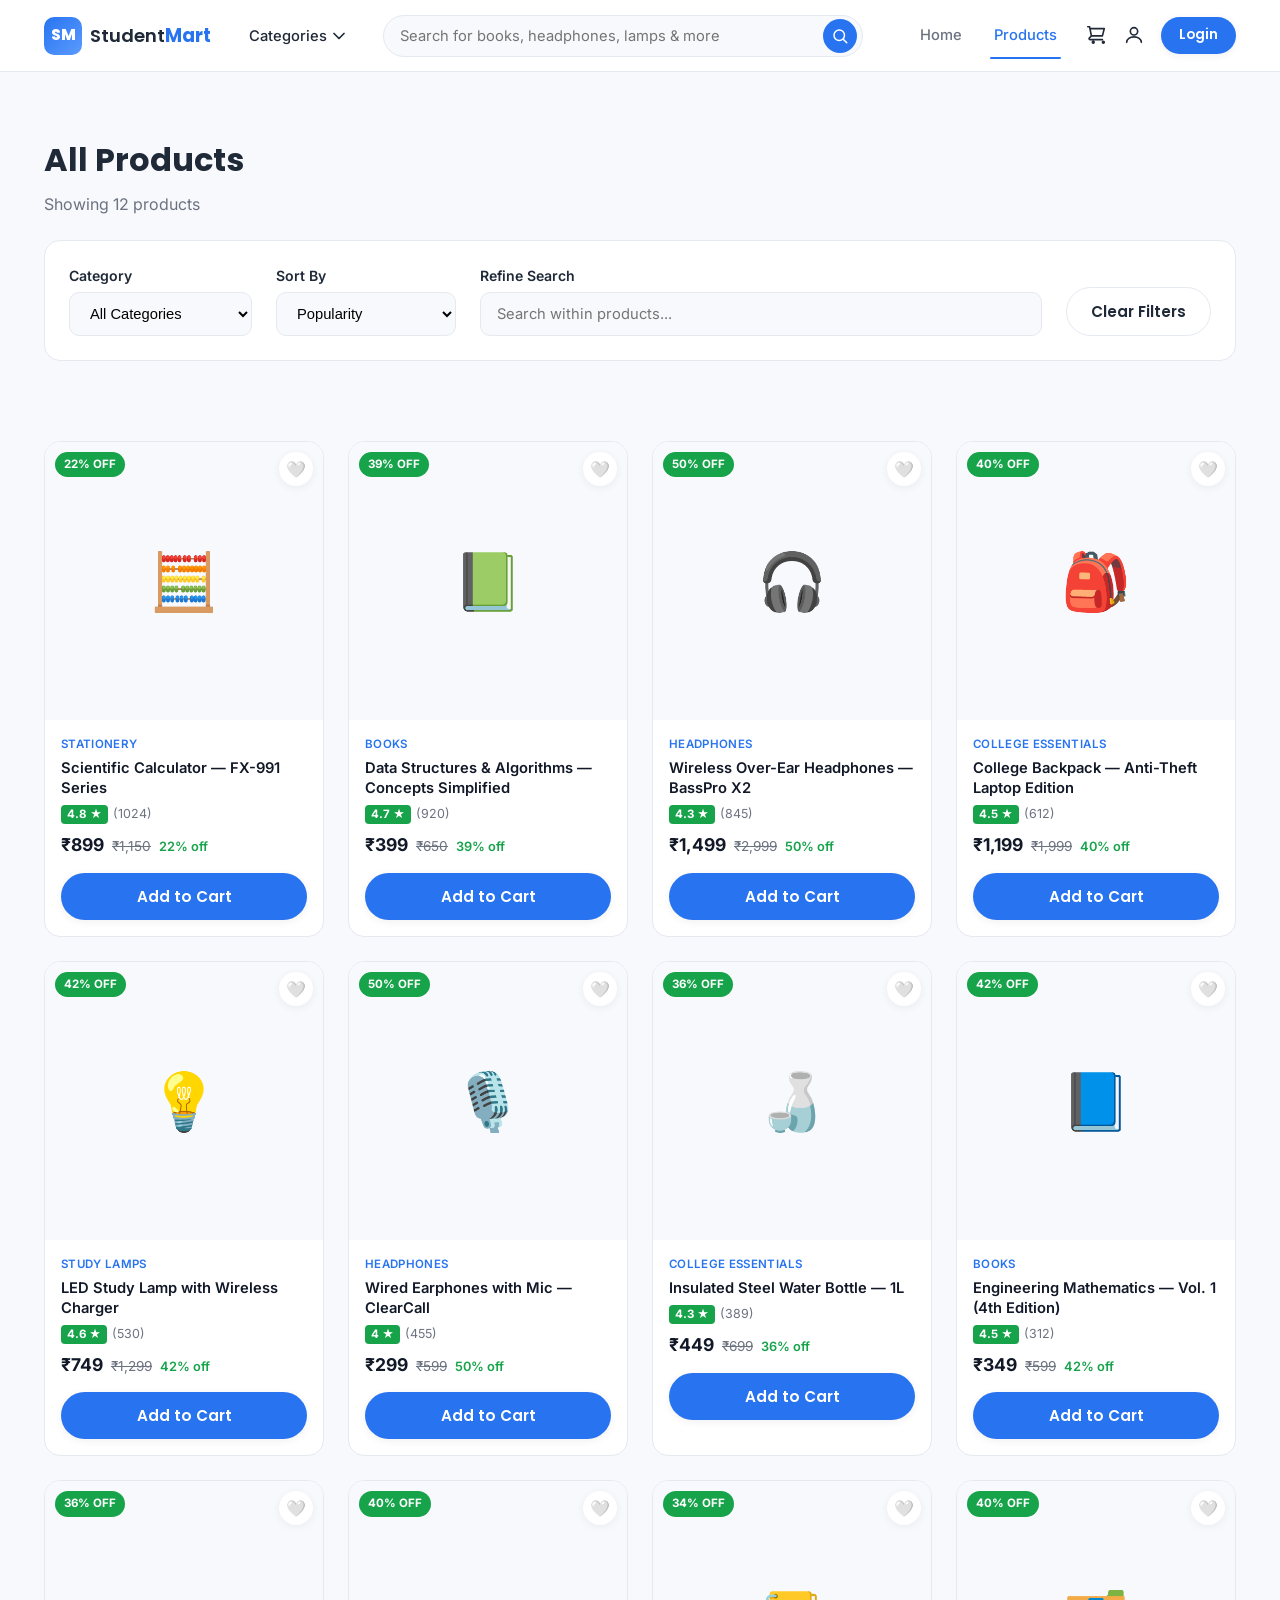
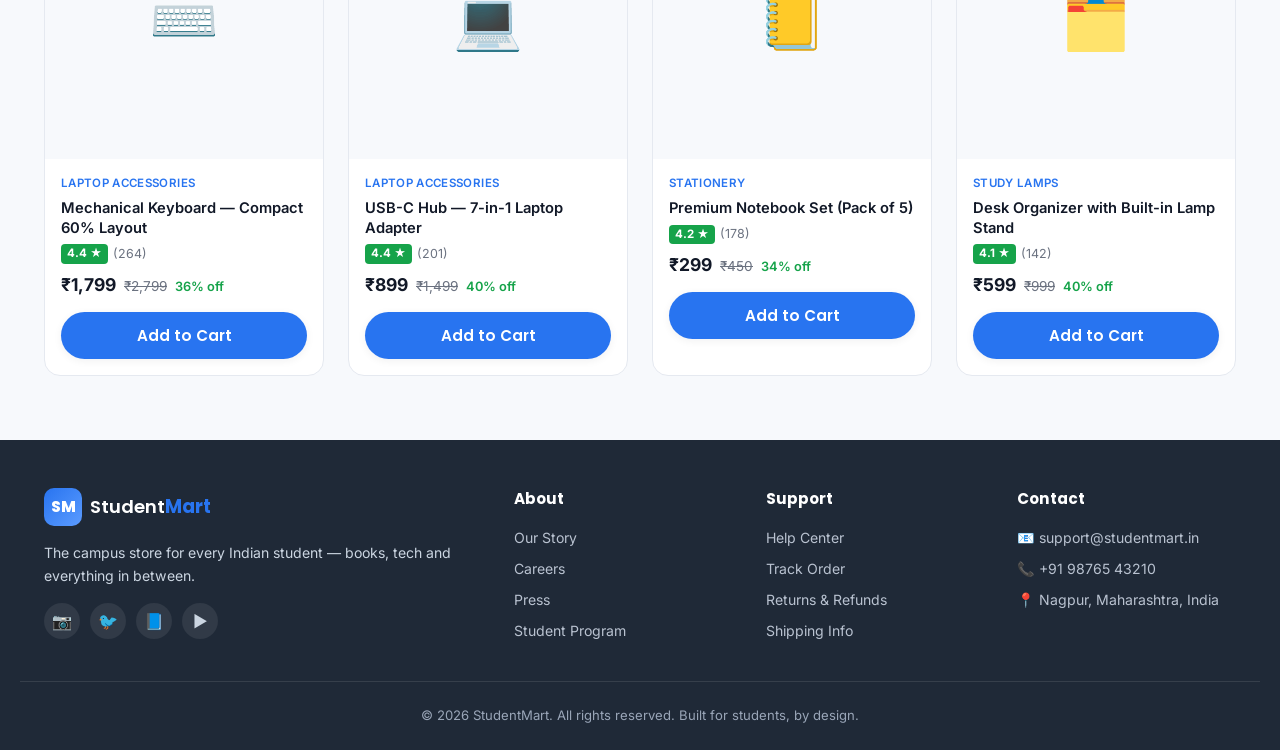
<file: products.html>
<!DOCTYPE html>
<html lang="en">
<head>
  <meta charset="UTF-8" />
  <meta name="viewport" content="width=device-width, initial-scale=1.0" />
  <title>All Products | StudentMart</title>
  <meta name="description" content="Browse all StudentMart products — books, headphones, laptop accessories, study lamps, stationery and college essentials." />

  <link rel="preconnect" href="https://fonts.googleapis.com">
  <link rel="preconnect" href="https://fonts.gstatic.com" crossorigin>
  <link href="https://fonts.googleapis.com/css2?family=Poppins:wght@500;600;700;800&family=Inter:wght@400;500;600;700&display=swap" rel="stylesheet">

  <link rel="stylesheet" href="css/style.css" />
  <link rel="stylesheet" href="css/responsive.css" />
</head>
<body>

  <a href="#main-content" class="skip-link">Skip to main content</a>

  <!-- ============== NAVBAR (same structure as index.html) ============== -->
  <header class="navbar" id="navbar">
    <div class="navbar__container container">
      <button class="navbar__hamburger" id="hamburgerBtn" aria-label="Open menu" aria-expanded="false" aria-controls="mobileMenu">
        <span></span><span></span><span></span>
      </button>

      <a href="index.html" class="navbar__logo" aria-label="StudentMart Home">
        <span class="navbar__logo-mark">SM</span>
        <span class="navbar__logo-text">Student<strong>Mart</strong></span>
      </a>

      <div class="navbar__categories" id="categoriesDropdown">
        <button class="navbar__categories-btn" id="categoriesBtn" aria-haspopup="true" aria-expanded="false">
          <span>Categories</span>
          <svg width="12" height="8" viewBox="0 0 12 8" fill="none" aria-hidden="true"><path d="M1 1.5L6 6.5L11 1.5" stroke="currentColor" stroke-width="1.7" stroke-linecap="round" stroke-linejoin="round"/></svg>
        </button>
        <ul class="navbar__categories-menu" id="categoriesMenu" role="menu">
          <li role="none"><a role="menuitem" href="products.html?category=books">📚 Books</a></li>
          <li role="none"><a role="menuitem" href="products.html?category=laptop">💻 Laptop Accessories</a></li>
          <li role="none"><a role="menuitem" href="products.html?category=headphones">🎧 Headphones</a></li>
          <li role="none"><a role="menuitem" href="products.html?category=lamps">💡 Study Lamps</a></li>
          <li role="none"><a role="menuitem" href="products.html?category=stationery">✏️ Stationery</a></li>
          <li role="none"><a role="menuitem" href="products.html?category=essentials">🎓 College Essentials</a></li>
        </ul>
      </div>

      <div class="navbar__search" id="navbarSearch">
        <input type="search" id="searchInput" class="navbar__search-input" placeholder="Search for books, headphones, lamps & more" aria-label="Search products" autocomplete="off" />
        <button class="navbar__search-btn" id="searchBtn" aria-label="Search">
          <svg width="18" height="18" viewBox="0 0 24 24" fill="none" aria-hidden="true"><circle cx="11" cy="11" r="7" stroke="currentColor" stroke-width="2"/><path d="M21 21L16.65 16.65" stroke="currentColor" stroke-width="2" stroke-linecap="round"/></svg>
        </button>
        <ul class="navbar__search-suggestions" id="searchSuggestions" role="listbox"></ul>
      </div>

      <nav class="navbar__links" id="mobileMenu" aria-label="Primary">
        <a href="index.html" class="navbar__link">Home</a>
        <a href="products.html" class="navbar__link is-active">Products</a>
        <div class="navbar__icons">
          <a href="cart.html" class="navbar__icon-link" aria-label="View cart">
            <svg width="22" height="22" viewBox="0 0 24 24" fill="none" aria-hidden="true"><path d="M3 3H5L5.4 5M5.4 5H21L19 13H7M5.4 5L7 13M7 13L4.7 15.3C4.1 15.9 4.5 17 5.4 17H19M9 21C9.6 21 10 20.6 10 20C10 19.4 9.6 19 9 19C8.4 19 8 19.4 8 20C8 20.6 8.4 21 9 21ZM20 21C20.6 21 21 20.6 21 20C21 19.4 20.6 19 20 19C19.4 19 19 19.4 19 20C19 20.6 19.4 21 20 21Z" stroke="currentColor" stroke-width="1.8" stroke-linecap="round" stroke-linejoin="round"/></svg>
            <span class="navbar__badge" id="cartBadge">0</span>
          </a>
          <a href="profile.html" class="navbar__icon-link" aria-label="View profile">
            <svg width="22" height="22" viewBox="0 0 24 24" fill="none" aria-hidden="true"><circle cx="12" cy="8" r="4" stroke="currentColor" stroke-width="1.8"/><path d="M4 20C4 16.6863 7.58172 14 12 14C16.4183 14 20 16.6863 20 20" stroke="currentColor" stroke-width="1.8" stroke-linecap="round"/></svg>
          </a>
          <a href="login.html" class="btn btn--primary btn--sm navbar__login-btn">Login</a>
        </div>
      </nav>
    </div>
  </header>

  <main id="main-content">

    <!-- ============== PAGE HEADER ============== -->
    <section class="section" style="padding-bottom: 0;">
      <div class="container">
        <div class="section__header" style="text-align:left; margin-bottom: var(--space-3);">
          <h1 class="section__title" id="pageHeading">All Products</h1>
          <p class="section__subtitle" id="resultsCount">Showing all products</p>
        </div>
      </div>
    </section>

    <!-- ============== FILTER TOOLBAR ============== -->
    <section class="section" style="padding-top: 0;">
      <div class="container">
        <div class="filter-toolbar surface-card">

          <!-- Category Filter -->
          <div class="filter-group">
            <label for="categoryFilter" class="form-label">Category</label>
            <select id="categoryFilter" class="form-input">
              <option value="all">All Categories</option>
              <option value="books">Books</option>
              <option value="laptop">Laptop Accessories</option>
              <option value="headphones">Headphones</option>
              <option value="lamps">Study Lamps</option>
              <option value="stationery">Stationery</option>
              <option value="essentials">College Essentials</option>
            </select>
          </div>

          <!-- Sort -->
          <div class="filter-group">
            <label for="sortFilter" class="form-label">Sort By</label>
            <select id="sortFilter" class="form-input">
              <option value="popularity">Popularity</option>
              <option value="price-low">Price: Low to High</option>
              <option value="price-high">Price: High to Low</option>
              <option value="rating">Rating</option>
            </select>
          </div>

          <!-- In-page search refine -->
          <div class="filter-group filter-group--grow">
            <label for="pageSearchInput" class="form-label">Refine Search</label>
            <input type="search" id="pageSearchInput" class="form-input" placeholder="Search within products..." autocomplete="off" />
          </div>

          <button class="btn btn--ghost" id="clearFiltersBtn" type="button">Clear Filters</button>
        </div>
      </div>
    </section>

    <!-- ============== PRODUCT GRID ============== -->
    <section class="section" style="padding-top: var(--space-2);">
      <div class="container">
        <div class="product-grid" id="allProductsGrid"></div>
      </div>
    </section>

  </main>

  <!-- ============== FOOTER ============== -->
  <footer class="footer">
    <div class="container footer__grid">
      <div class="footer__col footer__brand">
        <a href="index.html" class="navbar__logo footer__logo">
          <span class="navbar__logo-mark">SM</span>
          <span class="navbar__logo-text">Student<strong>Mart</strong></span>
        </a>
        <p>The campus store for every Indian student — books, tech and everything in between.</p>
        <div class="footer__socials">
          <a href="#" aria-label="Instagram">📷</a>
          <a href="#" aria-label="Twitter">🐦</a>
          <a href="#" aria-label="Facebook">📘</a>
          <a href="#" aria-label="YouTube">▶️</a>
        </div>
      </div>
      <div class="footer__col">
        <h4>About</h4>
        <ul>
          <li><a href="#">Our Story</a></li>
          <li><a href="#">Careers</a></li>
          <li><a href="#">Press</a></li>
          <li><a href="#">Student Program</a></li>
        </ul>
      </div>
      <div class="footer__col">
        <h4>Support</h4>
        <ul>
          <li><a href="#">Help Center</a></li>
          <li><a href="#">Track Order</a></li>
          <li><a href="#">Returns & Refunds</a></li>
          <li><a href="#">Shipping Info</a></li>
        </ul>
      </div>
      <div class="footer__col">
        <h4>Contact</h4>
        <ul>
          <li>📧 support@studentmart.in</li>
          <li>📞 +91 98765 43210</li>
          <li>📍 Nagpur, Maharashtra, India</li>
        </ul>
      </div>
    </div>
    <div class="footer__bottom container">
      <p>© <span id="currentYear"></span> StudentMart. All rights reserved. Built for students, by design.</p>
    </div>
  </footer>

  <div class="toast-container" id="toastContainer" aria-live="polite"></div>

  <div class="modal-overlay" id="quickViewOverlay">
    <div class="modal quick-view" id="quickViewModal" role="dialog" aria-modal="true" aria-labelledby="quickViewTitle">
      <button class="modal__close" id="quickViewClose" aria-label="Close quick view">&times;</button>
      <div class="quick-view__content" id="quickViewContent"></div>
    </div>
  </div>

  <script src="js/app.js"></script>
  <script src="js/products.js"></script>
  <script src="js/cart.js"></script>

  <!-- ============== PAGE-SPECIFIC SCRIPT: FILTER, SORT, SEARCH ============== -->
  <script>
    /**
     * products.html page logic — lives inline (page-specific, not reused
     * elsewhere) but follows the same modular function style as the
     * shared .js files. Reads PRODUCTS from products.js.
     */
    document.addEventListener('DOMContentLoaded', () => {
      const categoryFilter = document.getElementById('categoryFilter');
      const sortFilter = document.getElementById('sortFilter');
      const pageSearchInput = document.getElementById('pageSearchInput');
      const clearFiltersBtn = document.getElementById('clearFiltersBtn');
      const resultsCount = document.getElementById('resultsCount');
      const pageHeading = document.getElementById('pageHeading');

      // Pre-fill filters from URL query params (?category=books or ?search=lamp)
      const urlCategory = getQueryParam('category');
      const urlSearch = getQueryParam('search');
      if (urlCategory) categoryFilter.value = urlCategory;
      if (urlSearch) pageSearchInput.value = urlSearch;

      function applyFiltersAndRender() {
        let results = [...PRODUCTS];

        // Category filter
        const category = categoryFilter.value;
        if (category !== 'all') {
          results = results.filter(p => p.category === category);
        }

        // Search refine
        const query = pageSearchInput.value.trim().toLowerCase();
        if (query) {
          results = results.filter(p =>
            p.name.toLowerCase().includes(query) ||
            p.categoryLabel.toLowerCase().includes(query)
          );
        }

        // Sort
        switch (sortFilter.value) {
          case 'price-low':
            results.sort((a, b) => a.price - b.price);
            break;
          case 'price-high':
            results.sort((a, b) => b.price - a.price);
            break;
          case 'rating':
            results.sort((a, b) => b.rating - a.rating);
            break;
          case 'popularity':
          default:
            results.sort((a, b) => b.ratingCount - a.ratingCount);
            break;
        }

        renderProductGrid('allProductsGrid', results);

        resultsCount.textContent = `Showing ${results.length} product${results.length !== 1 ? 's' : ''}`;
        pageHeading.textContent = category !== 'all'
          ? (PRODUCTS.find(p => p.category === category)?.categoryLabel || 'Products')
          : 'All Products';
      }

      categoryFilter.addEventListener('change', applyFiltersAndRender);
      sortFilter.addEventListener('change', applyFiltersAndRender);
      pageSearchInput.addEventListener('input', applyFiltersAndRender);

      clearFiltersBtn.addEventListener('click', () => {
        categoryFilter.value = 'all';
        sortFilter.value = 'popularity';
        pageSearchInput.value = '';
        applyFiltersAndRender();
      });

      applyFiltersAndRender();
    });
  </script>
</body>
</html>
</file>
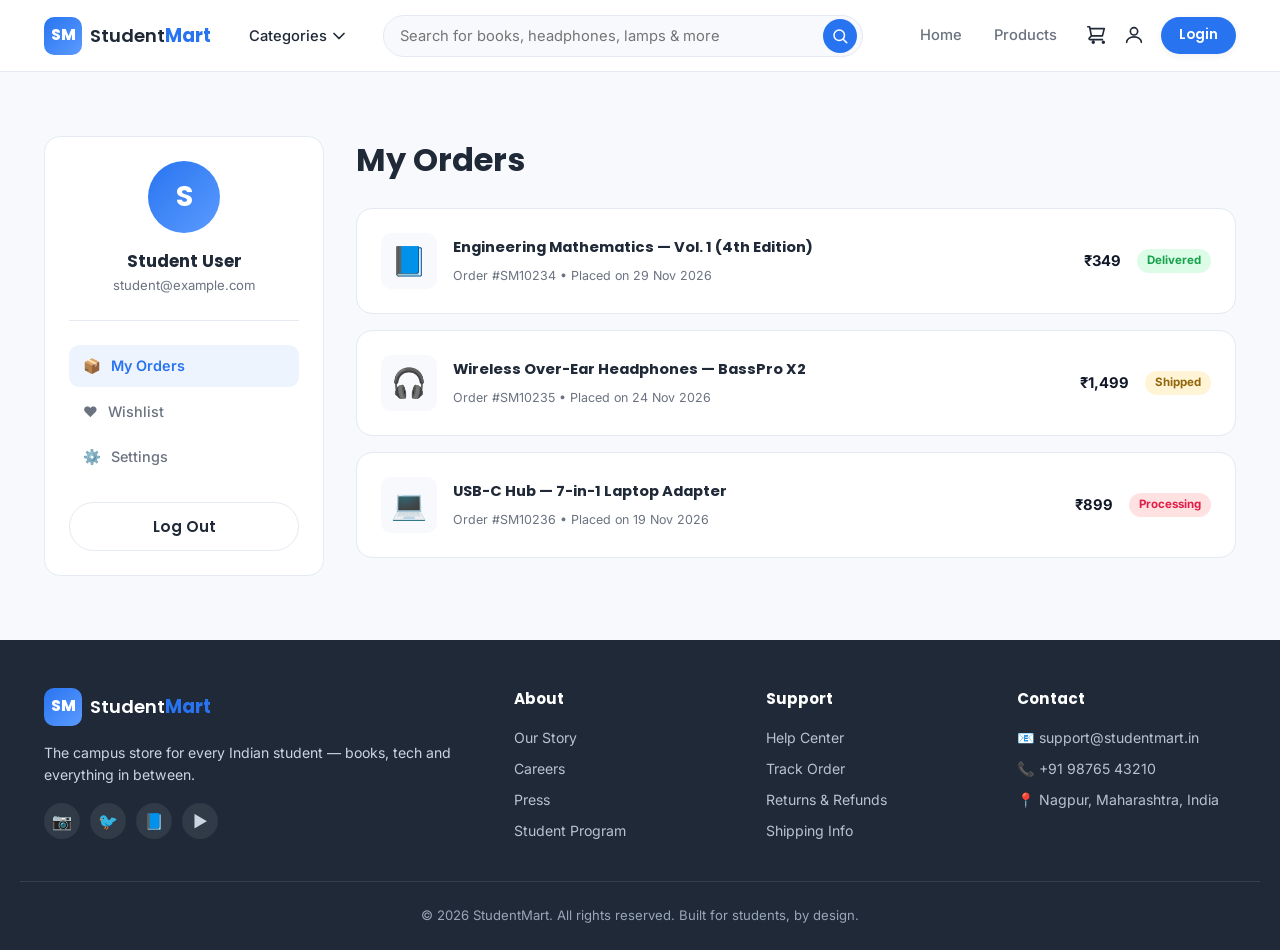
<file: profile.html>
<!DOCTYPE html>
<html lang="en">
<head>
  <meta charset="UTF-8" />
  <meta name="viewport" content="width=device-width, initial-scale=1.0" />
  <title>My Profile | StudentMart</title>
  <meta name="description" content="Manage your StudentMart profile, view orders, wishlist and account settings." />

  <link rel="preconnect" href="https://fonts.googleapis.com">
  <link rel="preconnect" href="https://fonts.gstatic.com" crossorigin>
  <link href="https://fonts.googleapis.com/css2?family=Poppins:wght@500;600;700;800&family=Inter:wght@400;500;600;700&display=swap" rel="stylesheet">

  <link rel="stylesheet" href="css/style.css" />
  <link rel="stylesheet" href="css/responsive.css" />
</head>
<body>

  <a href="#main-content" class="skip-link">Skip to main content</a>

  <!-- ============== NAVBAR ============== -->
  <header class="navbar" id="navbar">
    <div class="navbar__container container">
      <button class="navbar__hamburger" id="hamburgerBtn" aria-label="Open menu" aria-expanded="false" aria-controls="mobileMenu">
        <span></span><span></span><span></span>
      </button>

      <a href="index.html" class="navbar__logo" aria-label="StudentMart Home">
        <span class="navbar__logo-mark">SM</span>
        <span class="navbar__logo-text">Student<strong>Mart</strong></span>
      </a>

      <div class="navbar__categories" id="categoriesDropdown">
        <button class="navbar__categories-btn" id="categoriesBtn" aria-haspopup="true" aria-expanded="false">
          <span>Categories</span>
          <svg width="12" height="8" viewBox="0 0 12 8" fill="none" aria-hidden="true"><path d="M1 1.5L6 6.5L11 1.5" stroke="currentColor" stroke-width="1.7" stroke-linecap="round" stroke-linejoin="round"/></svg>
        </button>
        <ul class="navbar__categories-menu" id="categoriesMenu" role="menu">
          <li role="none"><a role="menuitem" href="products.html?category=books">📚 Books</a></li>
          <li role="none"><a role="menuitem" href="products.html?category=laptop">💻 Laptop Accessories</a></li>
          <li role="none"><a role="menuitem" href="products.html?category=headphones">🎧 Headphones</a></li>
          <li role="none"><a role="menuitem" href="products.html?category=lamps">💡 Study Lamps</a></li>
          <li role="none"><a role="menuitem" href="products.html?category=stationery">✏️ Stationery</a></li>
          <li role="none"><a role="menuitem" href="products.html?category=essentials">🎓 College Essentials</a></li>
        </ul>
      </div>

      <div class="navbar__search" id="navbarSearch">
        <input type="search" id="searchInput" class="navbar__search-input" placeholder="Search for books, headphones, lamps & more" aria-label="Search products" autocomplete="off" />
        <button class="navbar__search-btn" id="searchBtn" aria-label="Search">
          <svg width="18" height="18" viewBox="0 0 24 24" fill="none" aria-hidden="true"><circle cx="11" cy="11" r="7" stroke="currentColor" stroke-width="2"/><path d="M21 21L16.65 16.65" stroke="currentColor" stroke-width="2" stroke-linecap="round"/></svg>
        </button>
        <ul class="navbar__search-suggestions" id="searchSuggestions" role="listbox"></ul>
      </div>

      <nav class="navbar__links" id="mobileMenu" aria-label="Primary">
        <a href="index.html" class="navbar__link">Home</a>
        <a href="products.html" class="navbar__link">Products</a>
        <div class="navbar__icons">
          <a href="cart.html" class="navbar__icon-link" aria-label="View cart">
            <svg width="22" height="22" viewBox="0 0 24 24" fill="none" aria-hidden="true"><path d="M3 3H5L5.4 5M5.4 5H21L19 13H7M5.4 5L7 13M7 13L4.7 15.3C4.1 15.9 4.5 17 5.4 17H19M9 21C9.6 21 10 20.6 10 20C10 19.4 9.6 19 9 19C8.4 19 8 19.4 8 20C8 20.6 8.4 21 9 21ZM20 21C20.6 21 21 20.6 21 20C21 19.4 20.6 19 20 19C19.4 19 19 19.4 19 20C19 20.6 19.4 21 20 21Z" stroke="currentColor" stroke-width="1.8" stroke-linecap="round" stroke-linejoin="round"/></svg>
            <span class="navbar__badge" id="cartBadge">0</span>
          </a>
          <a href="profile.html" class="navbar__icon-link is-active" aria-label="View profile">
            <svg width="22" height="22" viewBox="0 0 24 24" fill="none" aria-hidden="true"><circle cx="12" cy="8" r="4" stroke="currentColor" stroke-width="1.8"/><path d="M4 20C4 16.6863 7.58172 14 12 14C16.4183 14 20 16.6863 20 20" stroke="currentColor" stroke-width="1.8" stroke-linecap="round"/></svg>
          </a>
          <a href="login.html" class="btn btn--primary btn--sm navbar__login-btn" id="loginNavBtn">Login</a>
        </div>
      </nav>
    </div>
  </header>

  <main id="main-content">
    <section class="section">
      <div class="container">

        <div class="profile-layout">

          <!-- ============== SIDEBAR ============== -->
          <aside class="profile-sidebar surface-card">
            <div class="profile-avatar-block">
              <div class="profile-avatar" id="profileAvatar">S</div>
              <h2 class="profile-name" id="profileName">Student User</h2>
              <p class="profile-email" id="profileEmail">student@example.com</p>
            </div>

            <nav class="profile-tabs" aria-label="Profile sections">
              <button class="profile-tab is-active" data-tab="orders" type="button">
                <span>📦</span> My Orders
              </button>
              <button class="profile-tab" data-tab="wishlist" type="button">
                <span>❤️</span> Wishlist
              </button>
              <button class="profile-tab" data-tab="settings" type="button">
                <span>⚙️</span> Settings
              </button>
            </nav>

            <button class="btn btn--ghost btn--full" id="logoutBtn" type="button">Log Out</button>
          </aside>

          <!-- ============== CONTENT PANELS ============== -->
          <div class="profile-content">

            <!-- Orders Panel -->
            <div class="profile-panel is-active" id="panel-orders">
              <h2 class="section__title" style="margin-bottom: var(--space-3);">My Orders</h2>
              <div id="ordersList"><!-- injected by JS --></div>
            </div>

            <!-- Wishlist Panel -->
            <div class="profile-panel" id="panel-wishlist">
              <h2 class="section__title" style="margin-bottom: var(--space-3);">My Wishlist</h2>
              <div class="product-grid" id="wishlistGrid"></div>
            </div>

            <!-- Settings Panel -->
            <div class="profile-panel" id="panel-settings">
              <h2 class="section__title" style="margin-bottom: var(--space-3);">Account Settings</h2>
              <form id="settingsForm" class="surface-card settings-form">
                <div class="form-group">
                  <label class="form-label" for="settingsName">Full Name</label>
                  <input type="text" id="settingsName" class="form-input" placeholder="Your full name" />
                </div>
                <div class="form-group">
                  <label class="form-label" for="settingsEmail">Email Address</label>
                  <input type="email" id="settingsEmail" class="form-input" placeholder="you@college.edu" />
                </div>
                <div class="form-group">
                  <label class="form-label" for="settingsCollege">College / University</label>
                  <input type="text" id="settingsCollege" class="form-input" placeholder="e.g. Pune Institute of Technology" />
                </div>
                <button type="submit" class="btn btn--primary">Save Changes</button>
              </form>
            </div>

          </div>
        </div>
      </div>
    </section>
  </main>

  <!-- ============== FOOTER ============== -->
  <footer class="footer">
    <div class="container footer__grid">
      <div class="footer__col footer__brand">
        <a href="index.html" class="navbar__logo footer__logo">
          <span class="navbar__logo-mark">SM</span>
          <span class="navbar__logo-text">Student<strong>Mart</strong></span>
        </a>
        <p>The campus store for every Indian student — books, tech and everything in between.</p>
        <div class="footer__socials">
          <a href="#" aria-label="Instagram">📷</a>
          <a href="#" aria-label="Twitter">🐦</a>
          <a href="#" aria-label="Facebook">📘</a>
          <a href="#" aria-label="YouTube">▶️</a>
        </div>
      </div>
      <div class="footer__col">
        <h4>About</h4>
        <ul>
          <li><a href="#">Our Story</a></li>
          <li><a href="#">Careers</a></li>
          <li><a href="#">Press</a></li>
          <li><a href="#">Student Program</a></li>
        </ul>
      </div>
      <div class="footer__col">
        <h4>Support</h4>
        <ul>
          <li><a href="#">Help Center</a></li>
          <li><a href="#">Track Order</a></li>
          <li><a href="#">Returns & Refunds</a></li>
          <li><a href="#">Shipping Info</a></li>
        </ul>
      </div>
      <div class="footer__col">
        <h4>Contact</h4>
        <ul>
          <li>📧 support@studentmart.in</li>
          <li>📞 +91 98765 43210</li>
          <li>📍 Nagpur, Maharashtra, India</li>
        </ul>
      </div>
    </div>
    <div class="footer__bottom container">
      <p>© <span id="currentYear"></span> StudentMart. All rights reserved. Built for students, by design.</p>
    </div>
  </footer>

  <div class="toast-container" id="toastContainer" aria-live="polite"></div>

  <div class="modal-overlay" id="quickViewOverlay">
    <div class="modal quick-view" id="quickViewModal" role="dialog" aria-modal="true" aria-labelledby="quickViewTitle">
      <button class="modal__close" id="quickViewClose" aria-label="Close quick view">&times;</button>
      <div class="quick-view__content" id="quickViewContent"></div>
    </div>
  </div>

  <script src="js/app.js"></script>
  <script src="js/products.js"></script>
  <script src="js/cart.js"></script>

  <!-- ============== PAGE-SPECIFIC SCRIPT: PROFILE TABS, ORDERS, WISHLIST, SETTINGS ============== -->
  <script>
    /**
     * profile.html page logic. Reads logged-in user from localStorage
     * (set by login.html), renders demo order history, the user's real
     * wishlist (shared with the rest of the site via cart.js), and a
     * settings form that persists basic profile info.
     */
    document.addEventListener('DOMContentLoaded', () => {
      const USER_KEY = 'sm_user';
      const ORDERS_KEY = 'sm_orders';

      const user = storageGet(USER_KEY, null);

      // Reflect logged-in state in sidebar + navbar login button
      if (user) {
        document.getElementById('profileName').textContent = user.name || 'Student User';
        document.getElementById('profileEmail').textContent = user.email || 'student@example.com';
        document.getElementById('profileAvatar').textContent = (user.name || 'S').charAt(0).toUpperCase();

        const loginNavBtn = document.getElementById('loginNavBtn');
        loginNavBtn.textContent = 'Logout';
        loginNavBtn.href = '#';
        loginNavBtn.addEventListener('click', (e) => {
          e.preventDefault();
          localStorage.removeItem(USER_KEY);
          showToast('Logged out successfully', 'info');
          setTimeout(() => window.location.href = 'login.html', 600);
        });

        // Pre-fill settings form
        document.getElementById('settingsName').value = user.name || '';
        document.getElementById('settingsEmail').value = user.email || '';
        document.getElementById('settingsCollege').value = user.college || '';
      }

      /* ---------- TAB SWITCHING ---------- */
      const tabs = document.querySelectorAll('.profile-tab');
      const panels = document.querySelectorAll('.profile-panel');

      tabs.forEach(tab => {
        tab.addEventListener('click', () => {
          tabs.forEach(t => t.classList.remove('is-active'));
          panels.forEach(p => p.classList.remove('is-active'));
          tab.classList.add('is-active');
          document.getElementById(`panel-${tab.dataset.tab}`).classList.add('is-active');
        });
      });

      /* ---------- ORDERS (demo data, generated once and persisted) ---------- */
      function getOrCreateDemoOrders() {
        let orders = storageGet(ORDERS_KEY, null);
        if (orders) return orders;

        // Build 3 demo orders from existing PRODUCTS so it looks realistic
        const sample = PRODUCTS.slice(0, 3);
        orders = sample.map((p, i) => ({
          orderId: `SM${10234 + i}`,
          productName: p.name,
          icon: p.icon,
          price: p.price,
          status: ['Delivered', 'Shipped', 'Processing'][i],
          date: new Date(Date.now() - (i + 1) * 5 * 86400000).toLocaleDateString('en-IN', { day: 'numeric', month: 'short', year: 'numeric' })
        }));

        storageSet(ORDERS_KEY, orders);
        return orders;
      }

      function renderOrders() {
        const orders = getOrCreateDemoOrders();
        const list = document.getElementById('ordersList');

        if (orders.length === 0) {
          list.innerHTML = `
            <div class="empty-state surface-card">
              <div class="empty-state__icon">📦</div>
              <h3 class="empty-state__title">No orders yet</h3>
              <p class="empty-state__text">When you place an order, it'll show up here.</p>
              <a href="products.html" class="btn btn--primary">Browse Products</a>
            </div>
          `;
          return;
        }

        const statusTagClass = { Delivered: 'tag--success', Shipped: 'tag--accent', Processing: 'tag--danger' };

        list.innerHTML = orders.map(order => `
          <div class="order-card surface-card">
            <div class="order-card__icon" aria-hidden="true">${order.icon}</div>
            <div class="order-card__info">
              <h4>${order.productName}</h4>
              <span class="order-card__meta">Order #${order.orderId} • Placed on ${order.date}</span>
            </div>
            <div class="order-card__price">${formatPrice(order.price)}</div>
            <span class="tag ${statusTagClass[order.status] || 'tag--success'}">${order.status}</span>
          </div>
        `).join('');
      }

      /* ---------- WISHLIST PANEL ---------- */
      function renderWishlistPanel() {
        const ids = getWishlist();
        const wishlistedProducts = PRODUCTS.filter(p => ids.includes(p.id));

        if (wishlistedProducts.length === 0) {
          document.getElementById('wishlistGrid').innerHTML = `
            <div class="empty-state surface-card" style="grid-column: 1 / -1;">
              <div class="empty-state__icon">❤️</div>
              <h3 class="empty-state__title">Your wishlist is empty</h3>
              <p class="empty-state__text">Tap the heart icon on any product to save it here.</p>
              <a href="products.html" class="btn btn--primary">Browse Products</a>
            </div>
          `;
          return;
        }

        renderProductGrid('wishlistGrid', wishlistedProducts);
      }

      /* ---------- SETTINGS FORM ---------- */
      document.getElementById('settingsForm').addEventListener('submit', (e) => {
        e.preventDefault();
        const updatedUser = {
          name: document.getElementById('settingsName').value.trim() || 'Student User',
          email: document.getElementById('settingsEmail').value.trim() || 'student@example.com',
          college: document.getElementById('settingsCollege').value.trim()
        };
        storageSet(USER_KEY, updatedUser);
        document.getElementById('profileName').textContent = updatedUser.name;
        document.getElementById('profileEmail').textContent = updatedUser.email;
        document.getElementById('profileAvatar').textContent = updatedUser.name.charAt(0).toUpperCase();
        showToast('Profile updated successfully', 'success');
      });

      /* ---------- LOGOUT (sidebar button) ---------- */
      document.getElementById('logoutBtn').addEventListener('click', () => {
        localStorage.removeItem(USER_KEY);
        showToast('Logged out successfully', 'info');
        setTimeout(() => window.location.href = 'login.html', 600);
      });

      renderOrders();
      renderWishlistPanel();
    });
  </script>
</body>
</html>
</file>
<file: css/style.css>
/* ==========================================================================
   STUDENTMART — MAIN STYLESHEET
   Design System: Premium / Modern / Minimal
   ========================================================================== */

/* ---------- 1. CSS VARIABLES (DESIGN TOKENS) ---------- */
:root {
  /* Colors */
  --color-primary: #2874F0;
  --color-primary-dark: #1d5fd1;
  --color-secondary: #1F2937;
  --color-bg: #F7F9FC;
  --color-card: #FFFFFF;
  --color-accent: #FFB800;
  --color-text: #111827;
  --color-text-muted: #6B7280;
  --color-border: #E5E9F0;
  --color-success: #16A34A;
  --color-danger: #E11D48;

  /* Typography */
  --font-display: 'Poppins', sans-serif;
  --font-body: 'Inter', sans-serif;

  /* Spacing (8px system) */
  --space-1: 8px;
  --space-2: 16px;
  --space-3: 24px;
  --space-4: 32px;
  --space-5: 40px;
  --space-6: 48px;
  --space-8: 64px;

  /* Radius */
  --radius: 16px;
  --radius-sm: 10px;
  --radius-pill: 999px;

  /* Shadows */
  --shadow-sm: 0 2px 8px rgba(17, 24, 39, 0.06);
  --shadow-md: 0 8px 24px rgba(17, 24, 39, 0.10);
  --shadow-lg: 0 16px 40px rgba(17, 24, 39, 0.14);

  /* Transitions */
  --transition: 0.25s cubic-bezier(0.4, 0, 0.2, 1);

  /* Layout */
  --navbar-height: 72px;
  --container-width: 1240px;
}

/* ---------- 2. RESET ---------- */
*, *::before, *::after { box-sizing: border-box; margin: 0; padding: 0; }

html { scroll-behavior: smooth; }

body {
  font-family: var(--font-body);
  background: var(--color-bg);
  color: var(--color-text);
  line-height: 1.5;
  -webkit-font-smoothing: antialiased;
}

img { max-width: 100%; display: block; }
a { text-decoration: none; color: inherit; }
ul { list-style: none; }
button { font-family: inherit; cursor: pointer; border: none; background: none; }
input { font-family: inherit; }

h1, h2, h3, h4 { font-family: var(--font-display); font-weight: 700; color: var(--color-secondary); }

/* Respect reduced motion preference */
@media (prefers-reduced-motion: reduce) {
  *, *::before, *::after { animation-duration: 0.001ms !important; animation-iteration-count: 1 !important; transition-duration: 0.001ms !important; scroll-behavior: auto !important; }
}

/* Visible keyboard focus */
a:focus-visible, button:focus-visible, input:focus-visible {
  outline: 2px solid var(--color-primary);
  outline-offset: 2px;
  border-radius: 4px;
}

/* ---------- 3. UTILITIES ---------- */
.container {
  width: 100%;
  max-width: var(--container-width);
  margin: 0 auto;
  padding: 0 var(--space-3);
}

.skip-link {
  position: absolute;
  left: -9999px;
  top: 0;
  background: var(--color-primary);
  color: #fff;
  padding: var(--space-1) var(--space-2);
  z-index: 999;
}
.skip-link:focus { left: var(--space-2); top: var(--space-2); }

.section { padding: var(--space-8) 0; }

.section__header { margin-bottom: var(--space-4); text-align: center; }
.section__header--row { display: flex; align-items: flex-end; justify-content: space-between; text-align: left; }
.section__title { font-size: 2rem; margin-bottom: var(--space-1); }
.section__subtitle { color: var(--color-text-muted); font-size: 1rem; }

/* ---------- 4. BUTTONS ---------- */
.btn {
  display: inline-flex;
  align-items: center;
  justify-content: center;
  gap: 8px;
  font-family: var(--font-display);
  font-weight: 600;
  font-size: 0.95rem;
  padding: 12px 24px;
  border-radius: var(--radius-pill);
  transition: transform var(--transition), box-shadow var(--transition), background var(--transition);
  white-space: nowrap;
}
.btn:hover { transform: translateY(-2px); }
.btn:active { transform: translateY(0); }

.btn--primary { background: var(--color-primary); color: #fff; box-shadow: var(--shadow-sm); }
.btn--primary:hover { background: var(--color-primary-dark); box-shadow: var(--shadow-md); }

.btn--accent { background: var(--color-accent); color: var(--color-secondary); box-shadow: var(--shadow-sm); }
.btn--accent:hover { box-shadow: var(--shadow-md); }

.btn--ghost { background: transparent; color: var(--color-secondary); border: 1.5px solid var(--color-border); }
.btn--ghost:hover { border-color: var(--color-secondary); }

.btn--sm { padding: 8px 18px; font-size: 0.85rem; }
.btn--lg { padding: 14px 30px; font-size: 1.05rem; }
.btn--full { width: 100%; }
.btn--danger { background: var(--color-danger); color: #fff; }

.btn:disabled { opacity: 0.5; cursor: not-allowed; transform: none; }

/* ---------- 5. NAVBAR ---------- */
.navbar {
  position: sticky;
  top: 0;
  z-index: 100;
  background: var(--color-card);
  border-bottom: 1px solid var(--color-border);
  height: var(--navbar-height);
  display: flex;
  align-items: center;
}

.navbar__container {
  display: flex;
  align-items: center;
  gap: var(--space-3);
  width: 100%;
}

.navbar__hamburger {
  display: none;
  flex-direction: column;
  gap: 5px;
  padding: 8px;
}
.navbar__hamburger span {
  width: 22px;
  height: 2px;
  background: var(--color-secondary);
  transition: var(--transition);
}

.navbar__logo {
  display: flex;
  align-items: center;
  gap: 8px;
  flex-shrink: 0;
}
.navbar__logo-mark {
  display: inline-flex;
  align-items: center;
  justify-content: center;
  width: 38px;
  height: 38px;
  background: linear-gradient(135deg, var(--color-primary), #5B9BFF);
  color: #fff;
  font-family: var(--font-display);
  font-weight: 800;
  border-radius: 10px;
  font-size: 0.95rem;
}
.navbar__logo-text {
  font-family: var(--font-display);
  font-weight: 600;
  font-size: 1.15rem;
  color: var(--color-secondary);
}
.navbar__logo-text strong { color: var(--color-primary); }

/* Categories Dropdown */
.navbar__categories { position: relative; flex-shrink: 0; }
.navbar__categories-btn {
  display: flex;
  align-items: center;
  gap: 6px;
  padding: 10px 14px;
  border-radius: var(--radius-sm);
  font-weight: 500;
  font-size: 0.92rem;
  color: var(--color-secondary);
  transition: background var(--transition);
}
.navbar__categories-btn:hover { background: var(--color-bg); }
.navbar__categories-btn svg { transition: transform var(--transition); }
.navbar__categories.is-open .navbar__categories-btn svg { transform: rotate(180deg); }

.navbar__categories-menu {
  position: absolute;
  top: calc(100% + 10px);
  left: 0;
  background: var(--color-card);
  border: 1px solid var(--color-border);
  border-radius: var(--radius-sm);
  box-shadow: var(--shadow-lg);
  min-width: 220px;
  opacity: 0;
  visibility: hidden;
  transform: translateY(-8px);
  transition: var(--transition);
  padding: 8px;
}
.navbar__categories.is-open .navbar__categories-menu {
  opacity: 1;
  visibility: visible;
  transform: translateY(0);
}
.navbar__categories-menu li a {
  display: block;
  padding: 10px 12px;
  border-radius: 8px;
  font-size: 0.92rem;
  transition: background var(--transition);
}
.navbar__categories-menu li a:hover { background: var(--color-bg); color: var(--color-primary); }

/* Search Bar */
.navbar__search {
  position: relative;
  flex: 1;
  max-width: 480px;
  display: flex;
}
.navbar__search-input {
  width: 100%;
  padding: 11px 44px 11px 16px;
  border: 1.5px solid var(--color-border);
  border-radius: var(--radius-pill);
  font-size: 0.92rem;
  background: var(--color-bg);
  transition: border-color var(--transition);
}
.navbar__search-input:focus { outline: none; border-color: var(--color-primary); background: #fff; }
.navbar__search-btn {
  position: absolute;
  right: 6px;
  top: 50%;
  transform: translateY(-50%);
  width: 34px;
  height: 34px;
  display: flex;
  align-items: center;
  justify-content: center;
  background: var(--color-primary);
  color: #fff;
  border-radius: 50%;
  transition: background var(--transition);
}
.navbar__search-btn:hover { background: var(--color-primary-dark); }

.navbar__search-suggestions {
  position: absolute;
  top: calc(100% + 8px);
  left: 0;
  right: 0;
  background: var(--color-card);
  border: 1px solid var(--color-border);
  border-radius: var(--radius-sm);
  box-shadow: var(--shadow-lg);
  max-height: 320px;
  overflow-y: auto;
  z-index: 50;
  display: none;
}
.navbar__search-suggestions.is-visible { display: block; }
.navbar__search-suggestions li {
  padding: 10px 16px;
  display: flex;
  align-items: center;
  gap: 10px;
  font-size: 0.9rem;
  transition: background var(--transition);
  cursor: pointer;
}
.navbar__search-suggestions li:hover,
.navbar__search-suggestions li.is-active { background: var(--color-bg); }
.navbar__search-suggestions .suggestion__category {
  margin-left: auto;
  font-size: 0.75rem;
  color: var(--color-text-muted);
  background: var(--color-bg);
  padding: 2px 8px;
  border-radius: var(--radius-pill);
}
.navbar__search-suggestions .suggestion__empty {
  padding: 16px;
  color: var(--color-text-muted);
  text-align: center;
  font-size: 0.88rem;
}

/* Links + Icons */
.navbar__links {
  display: flex;
  align-items: center;
  gap: var(--space-3);
  margin-left: auto;
  flex-shrink: 0;
}
.navbar__link {
  font-weight: 500;
  font-size: 0.92rem;
  color: var(--color-text-muted);
  padding: 8px 4px;
  position: relative;
  transition: color var(--transition);
}
.navbar__link:hover, .navbar__link.is-active { color: var(--color-primary); }
.navbar__link.is-active::after {
  content: '';
  position: absolute;
  bottom: -4px;
  left: 0;
  right: 0;
  height: 2px;
  background: var(--color-primary);
  border-radius: 2px;
}

.navbar__icons { display: flex; align-items: center; gap: var(--space-2); }
.navbar__icon-link {
  position: relative;
  display: flex;
  align-items: center;
  color: var(--color-secondary);
  transition: color var(--transition), transform var(--transition);
}
.navbar__icon-link:hover { color: var(--color-primary); transform: translateY(-2px); }
.navbar__badge {
  position: absolute;
  top: -8px;
  right: -10px;
  background: var(--color-accent);
  color: var(--color-secondary);
  font-size: 0.65rem;
  font-weight: 700;
  min-width: 18px;
  height: 18px;
  border-radius: 50%;
  display: flex;
  align-items: center;
  justify-content: center;
  padding: 0 4px;
}

/* ---------- 6. HERO ---------- */
.hero {
  background: linear-gradient(135deg, #EAF1FF 0%, #F7F9FC 60%);
  overflow: hidden;
  position: relative;
}
.hero__container {
  display: grid;
  grid-template-columns: 1.1fr 0.9fr;
  align-items: center;
  gap: var(--space-5);
  padding-top: var(--space-8);
  padding-bottom: var(--space-8);
  min-height: 540px;
}
.hero__eyebrow {
  display: inline-block;
  background: rgba(40, 116, 240, 0.1);
  color: var(--color-primary);
  font-weight: 600;
  font-size: 0.85rem;
  padding: 6px 14px;
  border-radius: var(--radius-pill);
  margin-bottom: var(--space-2);
}
.hero__title {
  font-size: clamp(2rem, 4vw, 3.2rem);
  line-height: 1.15;
  margin-bottom: var(--space-2);
}
.hero__title-accent { color: var(--color-primary); }
.hero__subtitle {
  font-size: 1.05rem;
  color: var(--color-text-muted);
  max-width: 480px;
  margin-bottom: var(--space-4);
}
.hero__actions { display: flex; gap: var(--space-2); margin-bottom: var(--space-5); flex-wrap: wrap; }

.hero__badges { display: flex; flex-wrap: wrap; gap: var(--space-2); }
.hero__badge {
  background: #fff;
  box-shadow: var(--shadow-sm);
  padding: 8px 16px;
  border-radius: var(--radius-pill);
  font-size: 0.85rem;
  font-weight: 500;
  animation: float 4s ease-in-out infinite;
}
.hero__badge strong { color: var(--color-primary); }
.hero__badge--float2 { animation-delay: 0.6s; }
.hero__badge--float3 { animation-delay: 1.2s; }

@keyframes float {
  0%, 100% { transform: translateY(0); }
  50% { transform: translateY(-6px); }
}

.hero__illustration { position: relative; height: 420px; }
.hero__blob {
  position: absolute;
  inset: 0;
  background: linear-gradient(135deg, var(--color-primary), #8FB8FF);
  border-radius: 40% 60% 55% 45% / 50% 45% 55% 50%;
  opacity: 0.18;
  animation: blobMove 8s ease-in-out infinite;
}
@keyframes blobMove {
  0%, 100% { border-radius: 40% 60% 55% 45% / 50% 45% 55% 50%; }
  50% { border-radius: 55% 45% 40% 60% / 45% 55% 50% 50%; }
}
.hero__card {
  position: absolute;
  width: 90px;
  height: 90px;
  background: #fff;
  border-radius: var(--radius);
  box-shadow: var(--shadow-lg);
  display: flex;
  align-items: center;
  justify-content: center;
  font-size: 2.2rem;
  animation: float 5s ease-in-out infinite;
}
.hero__card--1 { top: 8%; left: 10%; }
.hero__card--2 { top: 18%; right: 5%; animation-delay: 1s; }
.hero__card--3 { bottom: 18%; left: 0%; animation-delay: 2s; }
.hero__card--4 { bottom: 5%; right: 15%; animation-delay: 0.5s; }

/* ---------- 7. CATEGORY GRID ---------- */
.categories__grid {
  display: grid;
  grid-template-columns: repeat(6, 1fr);
  gap: var(--space-3);
}
.category-card {
  background: var(--color-card);
  border-radius: var(--radius);
  padding: var(--space-4) var(--space-2);
  text-align: center;
  box-shadow: var(--shadow-sm);
  transition: transform var(--transition), box-shadow var(--transition);
  border: 1px solid var(--color-border);
}
.category-card:hover {
  transform: translateY(-6px);
  box-shadow: var(--shadow-md);
  border-color: transparent;
}
.category-card__icon {
  font-size: 2.4rem;
  margin-bottom: var(--space-2);
  transition: transform var(--transition);
}
.category-card:hover .category-card__icon { transform: scale(1.15) rotate(-4deg); }
.category-card__title { font-size: 0.95rem; margin-bottom: 4px; }
.category-card__count { font-size: 0.78rem; color: var(--color-text-muted); }

/* ---------- 8. PRODUCT GRID & CARD ---------- */
.product-grid {
  display: grid;
  grid-template-columns: repeat(4, 1fr);
  gap: var(--space-3);
}

.product-card {
  background: var(--color-card);
  border-radius: var(--radius);
  border: 1px solid var(--color-border);
  overflow: hidden;
  position: relative;
  transition: transform var(--transition), box-shadow var(--transition);
  display: flex;
  flex-direction: column;
}
.product-card:hover {
  transform: translateY(-6px) scale(1.015);
  box-shadow: var(--shadow-lg);
  z-index: 2;
}

.product-card__media {
  position: relative;
  aspect-ratio: 1 / 1;
  background: var(--color-bg);
  display: flex;
  align-items: center;
  justify-content: center;
  font-size: 3.5rem;
  overflow: hidden;
}
.product-card__media img { width: 100%; height: 100%; object-fit: cover; }

.product-card__discount {
  position: absolute;
  top: 10px;
  left: 10px;
  background: var(--color-success);
  color: #fff;
  font-size: 0.72rem;
  font-weight: 700;
  padding: 4px 9px;
  border-radius: var(--radius-pill);
}

.product-card__wishlist {
  position: absolute;
  top: 10px;
  right: 10px;
  width: 34px;
  height: 34px;
  border-radius: 50%;
  background: #fff;
  box-shadow: var(--shadow-sm);
  display: flex;
  align-items: center;
  justify-content: center;
  font-size: 1rem;
  transition: transform var(--transition), background var(--transition);
}
.product-card__wishlist:hover { transform: scale(1.1); }
.product-card__wishlist.is-active { background: #FFE3E9; }

.product-card__quickview {
  position: absolute;
  bottom: 10px;
  left: 50%;
  transform: translate(-50%, 14px);
  background: var(--color-secondary);
  color: #fff;
  font-size: 0.75rem;
  font-weight: 600;
  padding: 8px 16px;
  border-radius: var(--radius-pill);
  opacity: 0;
  transition: var(--transition);
  white-space: nowrap;
}
.product-card:hover .product-card__quickview { opacity: 1; transform: translate(-50%, 0); }

.product-card__body { padding: var(--space-2); display: flex; flex-direction: column; gap: 6px; flex: 1; }
.product-card__category { font-size: 0.72rem; color: var(--color-primary); font-weight: 600; text-transform: uppercase; letter-spacing: 0.03em; }
.product-card__name {
  font-family: var(--font-body);
  font-weight: 600;
  font-size: 0.92rem;
  color: var(--color-text);
  line-height: 1.35;
  display: -webkit-box;
  -webkit-line-clamp: 2;
  -webkit-box-orient: vertical;
  overflow: hidden;
}
.product-card__rating {
  display: flex;
  align-items: center;
  gap: 5px;
  font-size: 0.78rem;
}
.product-card__rating-badge {
  background: var(--color-success);
  color: #fff;
  font-weight: 700;
  padding: 1px 6px;
  border-radius: 4px;
  font-size: 0.72rem;
}
.product-card__rating-count { color: var(--color-text-muted); }

.product-card__price { display: flex; align-items: baseline; gap: 8px; margin-top: 2px; }
.product-card__price-current { font-size: 1.1rem; font-weight: 700; color: var(--color-text); }
.product-card__price-original { font-size: 0.85rem; color: var(--color-text-muted); text-decoration: line-through; }
.product-card__price-percent { font-size: 0.8rem; color: var(--color-success); font-weight: 600; }

.product-card__cta { margin-top: var(--space-1); }
.product-card__cta .btn { width: 100%; }

/* ---------- 9. TRENDING SLIDER ---------- */
.trending__arrows { display: flex; gap: 8px; }
.slider-arrow {
  width: 38px;
  height: 38px;
  border-radius: 50%;
  background: var(--color-card);
  border: 1px solid var(--color-border);
  font-size: 1.3rem;
  display: flex;
  align-items: center;
  justify-content: center;
  transition: var(--transition);
}
.slider-arrow:hover { background: var(--color-primary); color: #fff; border-color: var(--color-primary); }

.trending__track {
  display: flex;
  gap: var(--space-3);
  overflow-x: auto;
  scroll-snap-type: x mandatory;
  padding-bottom: var(--space-1);
  scrollbar-width: none;
}
.trending__track::-webkit-scrollbar { display: none; }
.trending__track .product-card {
  min-width: 240px;
  scroll-snap-align: start;
  flex-shrink: 0;
}

/* ---------- 10. FLASH SALE ---------- */
.flash-sale {
  background: linear-gradient(135deg, var(--color-secondary), #2d3a4f);
  border-radius: var(--radius);
  margin: 0 var(--space-3);
  color: #fff;
  padding: var(--space-5) var(--space-4);
}
.flash-sale .container { padding: 0; max-width: 100%; }
.flash-sale__header {
  display: flex;
  justify-content: space-between;
  align-items: center;
  flex-wrap: wrap;
  gap: var(--space-3);
  margin-bottom: var(--space-4);
}
.flash-sale__tag {
  display: inline-block;
  background: var(--color-accent);
  color: var(--color-secondary);
  font-weight: 700;
  font-size: 0.8rem;
  padding: 5px 12px;
  border-radius: var(--radius-pill);
  margin-bottom: 8px;
}
.flash-sale__title { color: #fff; font-size: 1.6rem; }

.flash-sale__timer { display: flex; gap: 10px; }
.timer-box {
  background: rgba(255,255,255,0.1);
  border-radius: var(--radius-sm);
  padding: 10px 14px;
  text-align: center;
  min-width: 60px;
}
.timer-box span { display: block; font-family: var(--font-display); font-size: 1.4rem; font-weight: 700; }
.timer-box small { font-size: 0.7rem; color: rgba(255,255,255,0.7); }

.flash-sale__grid {
  display: grid;
  grid-template-columns: repeat(4, 1fr);
  gap: var(--space-3);
}
.flash-sale .product-card { background: #fff; color: var(--color-text); }

/* ---------- 11. BENEFITS ---------- */
.benefits__grid {
  display: grid;
  grid-template-columns: repeat(4, 1fr);
  gap: var(--space-3);
}
.benefit-card {
  background: var(--color-card);
  border: 1px solid var(--color-border);
  border-radius: var(--radius);
  padding: var(--space-4) var(--space-3);
  text-align: center;
  transition: transform var(--transition), box-shadow var(--transition);
}
.benefit-card:hover { transform: translateY(-4px); box-shadow: var(--shadow-md); }
.benefit-card__icon { font-size: 2.2rem; margin-bottom: var(--space-2); }
.benefit-card h3 { font-size: 1.02rem; margin-bottom: 6px; }
.benefit-card p { font-size: 0.85rem; color: var(--color-text-muted); }

/* ---------- 12. FOOTER ---------- */
.footer { background: var(--color-secondary); color: #cbd5e1; padding-top: var(--space-6); }
.footer__grid {
  display: grid;
  grid-template-columns: 2fr 1fr 1fr 1fr;
  gap: var(--space-4);
  padding-bottom: var(--space-5);
  border-bottom: 1px solid rgba(255,255,255,0.1);
}
.footer__logo .navbar__logo-text { color: #fff; }
.footer__brand p { font-size: 0.88rem; margin: var(--space-2) 0; line-height: 1.6; }
.footer__socials { display: flex; gap: 10px; }
.footer__socials a {
  width: 36px; height: 36px;
  display: flex; align-items: center; justify-content: center;
  background: rgba(255,255,255,0.08);
  border-radius: 50%;
  transition: var(--transition);
}
.footer__socials a:hover { background: var(--color-primary); transform: translateY(-3px); }
.footer__col h4 { color: #fff; font-size: 0.95rem; margin-bottom: var(--space-2); }
.footer__col ul { display: flex; flex-direction: column; gap: 10px; }
.footer__col ul li a, .footer__col ul li { font-size: 0.88rem; color: #b9c2d0; transition: color var(--transition); }
.footer__col ul li a:hover { color: #fff; }
.footer__bottom { text-align: center; padding: var(--space-3) 0; font-size: 0.82rem; color: #9aa6b8; }

/* ---------- 13. TOAST NOTIFICATIONS ---------- */
.toast-container {
  position: fixed;
  bottom: var(--space-3);
  right: var(--space-3);
  display: flex;
  flex-direction: column;
  gap: 10px;
  z-index: 999;
}
.toast {
  background: var(--color-secondary);
  color: #fff;
  padding: 14px 20px;
  border-radius: var(--radius-sm);
  font-size: 0.88rem;
  box-shadow: var(--shadow-lg);
  display: flex;
  align-items: center;
  gap: 10px;
  animation: toastIn 0.3s ease forwards;
  min-width: 240px;
}
.toast.is-leaving { animation: toastOut 0.3s ease forwards; }
.toast--success { border-left: 4px solid var(--color-success); }
.toast--error { border-left: 4px solid var(--color-danger); }
.toast--info { border-left: 4px solid var(--color-primary); }

@keyframes toastIn { from { opacity: 0; transform: translateX(40px); } to { opacity: 1; transform: translateX(0); } }
@keyframes toastOut { from { opacity: 1; transform: translateX(0); } to { opacity: 0; transform: translateX(40px); } }

/* ---------- 14. MODAL / QUICK VIEW ---------- */
.modal-overlay {
  position: fixed;
  inset: 0;
  background: rgba(17, 24, 39, 0.55);
  display: flex;
  align-items: center;
  justify-content: center;
  z-index: 998;
  opacity: 0;
  visibility: hidden;
  transition: opacity var(--transition);
  padding: var(--space-3);
}
.modal-overlay.is-open { opacity: 1; visibility: visible; }

.modal {
  background: #fff;
  border-radius: var(--radius);
  max-width: 760px;
  width: 100%;
  max-height: 88vh;
  overflow-y: auto;
  position: relative;
  transform: translateY(20px) scale(0.97);
  transition: transform var(--transition);
  box-shadow: var(--shadow-lg);
}
.modal-overlay.is-open .modal { transform: translateY(0) scale(1); }

.modal__close {
  position: absolute;
  top: 14px;
  right: 14px;
  width: 36px;
  height: 36px;
  border-radius: 50%;
  background: var(--color-bg);
  font-size: 1.4rem;
  display: flex;
  align-items: center;
  justify-content: center;
  z-index: 2;
  transition: var(--transition);
}
.modal__close:hover { background: var(--color-border); }

.quick-view__content {
  display: grid;
  grid-template-columns: 1fr 1fr;
  gap: var(--space-4);
  padding: var(--space-4);
}
.quick-view__media {
  background: var(--color-bg);
  border-radius: var(--radius);
  display: flex;
  align-items: center;
  justify-content: center;
  font-size: 5rem;
  aspect-ratio: 1/1;
}
.quick-view__category { font-size: 0.78rem; color: var(--color-primary); font-weight: 600; text-transform: uppercase; }
.quick-view__title { font-size: 1.4rem; margin: 6px 0 10px; }
.quick-view__price { display: flex; align-items: baseline; gap: 10px; margin: var(--space-2) 0; }
.quick-view__price-current { font-size: 1.6rem; font-weight: 700; }
.quick-view__price-original { text-decoration: line-through; color: var(--color-text-muted); }
.quick-view__desc { color: var(--color-text-muted); font-size: 0.9rem; margin-bottom: var(--space-3); line-height: 1.6; }
.quick-view__actions { display: flex; gap: 10px; }

/* ---------- 15. FORMS (used across login/profile/cart pages) ---------- */
.form-group { margin-bottom: var(--space-3); }
.form-label { display: block; font-size: 0.88rem; font-weight: 600; margin-bottom: 6px; color: var(--color-secondary); }
.form-input {
  width: 100%;
  padding: 12px 16px;
  border: 1.5px solid var(--color-border);
  border-radius: var(--radius-sm);
  font-size: 0.92rem;
  background: var(--color-bg);
  transition: border-color var(--transition);
}
.form-input:focus { outline: none; border-color: var(--color-primary); background: #fff; }
.form-error { color: var(--color-danger); font-size: 0.78rem; margin-top: 4px; display: none; }
.form-group.has-error .form-input { border-color: var(--color-danger); }
.form-group.has-error .form-error { display: block; }

/* ---------- 16. CARDS / SHARED SURFACES ---------- */
.surface-card {
  background: var(--color-card);
  border: 1px solid var(--color-border);
  border-radius: var(--radius);
  padding: var(--space-3);
}

/* ---------- 17. BADGE / TAG ---------- */
.tag {
  display: inline-flex;
  align-items: center;
  font-size: 0.72rem;
  font-weight: 700;
  padding: 3px 10px;
  border-radius: var(--radius-pill);
}
.tag--success { background: #DCFCE7; color: var(--color-success); }
.tag--accent { background: #FFF4D6; color: #92660A; }
.tag--danger { background: #FEE2E2; color: var(--color-danger); }

/* ---------- 18a. FILTER TOOLBAR (products.html) ---------- */
.filter-toolbar {
  display: flex;
  align-items: flex-end;
  gap: var(--space-3);
  flex-wrap: wrap;
}
.filter-group { min-width: 180px; }
.filter-group--grow { flex: 1; }
.filter-group .form-label { margin-bottom: 6px; }

/* ---------- 18b. PRODUCT DETAIL PAGE ---------- */
.breadcrumb { font-size: 0.85rem; color: var(--color-text-muted); margin-bottom: var(--space-2); }
.breadcrumb a { color: var(--color-text-muted); transition: color var(--transition); }
.breadcrumb a:hover { color: var(--color-primary); }
.breadcrumb span[aria-current] { color: var(--color-text); font-weight: 600; }

.product-detail {
  display: grid;
  grid-template-columns: 1fr 1fr;
  gap: var(--space-5);
}

.product-detail__gallery { display: flex; flex-direction: column; gap: var(--space-2); }
.product-detail__main-image {
  background: var(--color-card);
  border: 1px solid var(--color-border);
  border-radius: var(--radius);
  aspect-ratio: 1/1;
  display: flex;
  align-items: center;
  justify-content: center;
  font-size: 7rem;
}
.product-detail__thumbs { display: flex; gap: 10px; }
.thumb-btn {
  width: 64px;
  height: 64px;
  border-radius: var(--radius-sm);
  border: 1.5px solid var(--color-border);
  background: var(--color-card);
  font-size: 1.6rem;
  display: flex;
  align-items: center;
  justify-content: center;
  transition: var(--transition);
}
.thumb-btn:hover { border-color: var(--color-primary); }
.thumb-btn.is-active { border-color: var(--color-primary); box-shadow: 0 0 0 2px rgba(40,116,240,0.15); }

.product-detail__info { display: flex; flex-direction: column; }
.product-detail__category { font-size: 0.8rem; color: var(--color-primary); font-weight: 600; text-transform: uppercase; margin-bottom: 6px; }
.product-detail__title { font-size: 1.7rem; margin-bottom: var(--space-2); line-height: 1.3; }
.product-detail__rating { display: flex; align-items: center; gap: 8px; margin-bottom: var(--space-2); }
.product-detail__price { display: flex; align-items: baseline; gap: 12px; margin-bottom: var(--space-3); flex-wrap: wrap; }
.product-detail__price-current { font-size: 2rem; font-weight: 700; font-family: var(--font-display); }
.product-detail__price-original { text-decoration: line-through; color: var(--color-text-muted); font-size: 1.1rem; }
.product-detail__desc { color: var(--color-text-muted); line-height: 1.7; margin-bottom: var(--space-3); }
.product-detail__highlights { display: flex; flex-direction: column; gap: 8px; margin-bottom: var(--space-4); font-size: 0.9rem; color: var(--color-text); }

.product-detail__qty-row { margin-bottom: var(--space-3); }
.qty-selector { display: inline-flex; align-items: center; border: 1.5px solid var(--color-border); border-radius: var(--radius-sm); overflow: hidden; }
.qty-btn { width: 40px; height: 40px; font-size: 1.2rem; background: var(--color-bg); transition: var(--transition); }
.qty-btn:hover { background: var(--color-border); }
.qty-input { width: 50px; height: 40px; text-align: center; border: none; border-left: 1px solid var(--color-border); border-right: 1px solid var(--color-border); font-size: 0.95rem; }
.qty-input:focus { outline: none; }

.product-detail__actions { display: flex; gap: var(--space-2); align-items: center; flex-wrap: wrap; }
.product-detail__actions .product-card__wishlist { position: static; box-shadow: var(--shadow-sm); }

/* ---------- 18c. REVIEWS ---------- */
.reviews-list { display: flex; flex-direction: column; gap: var(--space-2); }
.review-card__header { display: flex; align-items: center; gap: 12px; margin-bottom: 10px; }
.review-card__avatar {
  width: 40px; height: 40px;
  border-radius: 50%;
  background: var(--color-primary);
  color: #fff;
  display: flex; align-items: center; justify-content: center;
  font-weight: 700;
  font-family: var(--font-display);
}
.review-card__stars { color: var(--color-accent); font-size: 0.9rem; letter-spacing: 1px; }
.review-card__text { color: var(--color-text-muted); font-size: 0.92rem; line-height: 1.6; }

/* ---------- 18d. CART PAGE ---------- */
.cart-layout {
  display: grid;
  grid-template-columns: 1fr 360px;
  gap: var(--space-4);
  align-items: start;
}

.cart-layout__items { display: flex; flex-direction: column; gap: var(--space-2); }

.cart-list-header {
  display: grid;
  grid-template-columns: 2.2fr 0.6fr 1fr 0.8fr 0.4fr;
  align-items: center;
  font-size: 0.8rem;
  font-weight: 600;
  color: var(--color-text-muted);
  text-transform: uppercase;
  padding-top: 14px;
  padding-bottom: 14px;
}

.cart-items-list { display: flex; flex-direction: column; gap: var(--space-2); }

.cart-item {
  display: grid;
  grid-template-columns: 2.2fr 0.6fr 1fr 0.8fr 0.4fr;
  align-items: center;
  gap: var(--space-2);
  background: var(--color-card);
  border: 1px solid var(--color-border);
  border-radius: var(--radius);
  padding: var(--space-2);
  transition: box-shadow var(--transition);
}
.cart-item:hover { box-shadow: var(--shadow-sm); }

.cart-item__media {
  font-size: 2rem;
  display: flex; align-items: center; justify-content: center;
  width: 56px; height: 56px;
  background: var(--color-bg);
  border-radius: var(--radius-sm);
  grid-column: 1 / 2;
}
.cart-item__info { grid-column: 1 / 2; margin-left: 70px; }
.cart-item__name { font-size: 0.92rem; margin-bottom: 4px; }
.cart-item__category { font-size: 0.75rem; color: var(--color-text-muted); display: block; margin-bottom: 4px; }
.cart-item__price { font-size: 0.85rem; color: var(--color-text-muted); }

.cart-item__qty { display: inline-flex; align-items: center; border: 1.5px solid var(--color-border); border-radius: var(--radius-sm); overflow: hidden; width: fit-content; }
.cart-item__qty .qty-btn { width: 32px; height: 32px; font-size: 1rem; }
.cart-item__qty .qty-value { width: 32px; text-align: center; font-size: 0.9rem; }

.cart-item__subtotal { font-weight: 700; font-size: 0.95rem; }

.cart-item__remove {
  width: 36px; height: 36px;
  display: flex; align-items: center; justify-content: center;
  border-radius: 50%;
  transition: background var(--transition);
  font-size: 1.05rem;
}
.cart-item__remove:hover { background: #FEE2E2; }

/* Order Summary */
.cart-layout__summary { position: sticky; top: calc(var(--navbar-height) + 16px); }
.cart-summary__title { font-size: 1.15rem; margin-bottom: var(--space-2); }

.coupon-form { margin-bottom: var(--space-2); }
.coupon-form__row { display: flex; gap: 8px; }
.coupon-form__row .form-input { flex: 1; }
.coupon-form__hint { font-size: 0.75rem; color: var(--color-text-muted); margin-top: 6px; }
.coupon-form__active { font-size: 0.8rem; color: var(--color-success); font-weight: 600; margin-top: 6px; min-height: 1em; }
.coupon-form__remove { font-size: 0.78rem; color: var(--color-danger); text-decoration: underline; margin-top: 4px; }

.summary-divider { border: none; border-top: 1px solid var(--color-border); margin: var(--space-2) 0; }
.summary-row { display: flex; justify-content: space-between; font-size: 0.92rem; margin-bottom: 8px; color: var(--color-text-muted); }
.summary-row--discount span:last-child { color: var(--color-success); }
.summary-row--total { font-size: 1.1rem; font-weight: 700; color: var(--color-text); margin-bottom: 0; }
.summary-note { font-size: 0.75rem; color: var(--color-text-muted); margin-top: var(--space-2); line-height: 1.5; }

/* ---------- 18e. PROFILE PAGE ---------- */
.profile-layout {
  display: grid;
  grid-template-columns: 280px 1fr;
  gap: var(--space-4);
  align-items: start;
}

.profile-sidebar { position: sticky; top: calc(var(--navbar-height) + 16px); }
.profile-avatar-block { text-align: center; padding-bottom: var(--space-3); border-bottom: 1px solid var(--color-border); margin-bottom: var(--space-3); }
.profile-avatar {
  width: 72px; height: 72px;
  border-radius: 50%;
  background: linear-gradient(135deg, var(--color-primary), #5B9BFF);
  color: #fff;
  font-family: var(--font-display);
  font-size: 1.8rem;
  font-weight: 700;
  display: flex; align-items: center; justify-content: center;
  margin: 0 auto var(--space-2);
}
.profile-name { font-size: 1.05rem; margin-bottom: 2px; }
.profile-email { font-size: 0.82rem; color: var(--color-text-muted); }

.profile-tabs { display: flex; flex-direction: column; gap: 4px; margin-bottom: var(--space-3); }
.profile-tab {
  display: flex;
  align-items: center;
  gap: 10px;
  padding: 12px 14px;
  border-radius: var(--radius-sm);
  font-size: 0.9rem;
  font-weight: 500;
  color: var(--color-text-muted);
  text-align: left;
  transition: var(--transition);
}
.profile-tab:hover { background: var(--color-bg); color: var(--color-text); }
.profile-tab.is-active { background: rgba(40,116,240,0.08); color: var(--color-primary); font-weight: 600; }

.profile-panel { display: none; }
.profile-panel.is-active { display: block; animation: fadeIn 0.3s ease; }

@keyframes fadeIn { from { opacity: 0; transform: translateY(8px); } to { opacity: 1; transform: translateY(0); } }

/* Order Cards */
.order-card {
  display: grid;
  grid-template-columns: 56px 1fr auto auto;
  align-items: center;
  gap: var(--space-2);
  margin-bottom: var(--space-2);
}
.order-card__icon {
  width: 56px; height: 56px;
  background: var(--color-bg);
  border-radius: var(--radius-sm);
  display: flex; align-items: center; justify-content: center;
  font-size: 1.8rem;
}
.order-card__info h4 { font-size: 0.92rem; margin-bottom: 4px; }
.order-card__meta { font-size: 0.78rem; color: var(--color-text-muted); }
.order-card__price { font-weight: 700; font-size: 0.92rem; }

.settings-form { max-width: 480px; }

/* ---------- 18f. AUTH (LOGIN/SIGNUP) PAGE ---------- */
.auth-section { padding: var(--space-6) 0; }
.auth-container {
  display: grid;
  grid-template-columns: 1fr 1fr;
  gap: var(--space-6);
  align-items: center;
  max-width: 1080px;
}

.auth-card { max-width: 440px; width: 100%; }

.auth-tabs { display: flex; gap: 6px; background: var(--color-bg); border-radius: var(--radius-pill); padding: 4px; margin-bottom: var(--space-4); }
.auth-tab {
  flex: 1;
  padding: 10px 0;
  border-radius: var(--radius-pill);
  font-weight: 600;
  font-size: 0.9rem;
  color: var(--color-text-muted);
  transition: var(--transition);
}
.auth-tab.is-active { background: var(--color-card); color: var(--color-primary); box-shadow: var(--shadow-sm); }

.auth-form { display: none; }
.auth-form.is-active { display: block; animation: fadeIn 0.3s ease; }

.auth-title { font-size: 1.4rem; margin-bottom: 6px; }
.auth-subtitle { color: var(--color-text-muted); font-size: 0.9rem; margin-bottom: var(--space-3); }

.password-field { position: relative; }
.password-field .form-input { padding-right: 46px; }
.password-toggle {
  position: absolute;
  right: 10px;
  top: 50%;
  transform: translateY(-50%);
  font-size: 1rem;
  padding: 4px;
}

.auth-form__row { display: flex; justify-content: space-between; align-items: center; margin-bottom: var(--space-3); font-size: 0.85rem; }
.checkbox-label { display: flex; align-items: center; gap: 6px; font-size: 0.85rem; color: var(--color-text-muted); cursor: pointer; }
.checkbox-label input { width: 16px; height: 16px; cursor: pointer; }

.auth-link { color: var(--color-primary); font-weight: 600; font-size: 0.85rem; }
.auth-link:hover { text-decoration: underline; }
.auth-switch { text-align: center; font-size: 0.88rem; color: var(--color-text-muted); margin-top: var(--space-3); }
.auth-switch .auth-link { font-size: 0.88rem; }

.auth-side { padding: var(--space-4); }
.auth-side__title { font-size: 2rem; line-height: 1.25; margin-bottom: var(--space-3); }
.auth-side__list { display: flex; flex-direction: column; gap: var(--space-2); font-size: 0.95rem; color: var(--color-text); }

/* ---------- 18. EMPTY STATES ---------- */
.empty-state { text-align: center; padding: var(--space-8) var(--space-3); }
.empty-state__icon { font-size: 3rem; margin-bottom: var(--space-2); }
.empty-state__title { margin-bottom: 6px; }
.empty-state__text { color: var(--color-text-muted); margin-bottom: var(--space-3); }
</file>
<file: css/responsive.css>
/* ==========================================================================
   STUDENTMART — RESPONSIVE STYLESHEET
   Breakpoints: 1200px (desktop) / 992px (tablet-lg) / 768px (tablet) / 480px (mobile)
   Mobile-first overrides layered on top of style.css
   ========================================================================== */

/* ---------- DESKTOP MEDIUM (<=1200px) ---------- */
@media (max-width: 1200px) {
  .product-grid { grid-template-columns: repeat(3, 1fr); }
  .flash-sale__grid { grid-template-columns: repeat(3, 1fr); }
  .categories__grid { grid-template-columns: repeat(3, 1fr); }
}

/* ---------- TABLET LARGE (<=992px) ---------- */
@media (max-width: 992px) {
  :root { --navbar-height: 64px; }

  .navbar__categories { display: none; }
  .navbar__search { max-width: 320px; }

  .hero__container { grid-template-columns: 1fr; min-height: auto; padding-top: var(--space-6); padding-bottom: var(--space-6); }
  .hero__illustration { height: 260px; order: -1; }
  .hero__subtitle { max-width: 100%; }

  .benefits__grid { grid-template-columns: repeat(2, 1fr); }
  .footer__grid { grid-template-columns: 1fr 1fr; gap: var(--space-4) var(--space-3); }
}

/* ---------- TABLET (<=768px) ---------- */
@media (max-width: 768px) {
  .container { padding: 0 var(--space-2); }

  /* Hamburger appears, desktop links collapse into mobile drawer */
  .navbar__hamburger { display: flex; }
  .navbar__search { order: 3; max-width: 100%; flex-basis: 100%; margin-top: 10px; }
  .navbar__container { flex-wrap: wrap; }

  .navbar__links {
    position: fixed;
    top: var(--navbar-height);
    left: 0;
    right: 0;
    bottom: 0;
    background: var(--color-card);
    flex-direction: column;
    align-items: flex-start;
    padding: var(--space-3);
    gap: var(--space-2);
    transform: translateX(-100%);
    transition: transform var(--transition);
    z-index: 90;
    margin-left: 0;
    overflow-y: auto;
  }
  .navbar__links.is-open { transform: translateX(0); }
  .navbar__link { font-size: 1.05rem; padding: 10px 0; width: 100%; border-bottom: 1px solid var(--color-border); }
  .navbar__icons { flex-direction: row; width: 100%; margin-top: var(--space-2); gap: var(--space-3); }
  .navbar__login-btn { margin-left: auto; }

  /* Hamburger -> X animation */
  .navbar__hamburger.is-active span:nth-child(1) { transform: translateY(7px) rotate(45deg); }
  .navbar__hamburger.is-active span:nth-child(2) { opacity: 0; }
  .navbar__hamburger.is-active span:nth-child(3) { transform: translateY(-7px) rotate(-45deg); }

  .hero__title { font-size: 1.9rem; }
  .hero__actions .btn { flex: 1; }

  .categories__grid { grid-template-columns: repeat(3, 1fr); gap: var(--space-2); }
  .category-card { padding: var(--space-3) var(--space-1); }
  .category-card__icon { font-size: 1.9rem; }

  .product-grid { grid-template-columns: repeat(2, 1fr); gap: var(--space-2); }
  .flash-sale__grid { grid-template-columns: repeat(2, 1fr); gap: var(--space-2); }
  .flash-sale { margin: 0 var(--space-2); padding: var(--space-4) var(--space-3); }
  .flash-sale__header { flex-direction: column; align-items: flex-start; }

  .benefits__grid { grid-template-columns: 1fr; gap: var(--space-2); }

  .quick-view__content { grid-template-columns: 1fr; padding: var(--space-3); }

  .footer__grid { grid-template-columns: 1fr; gap: var(--space-3); text-align: left; }

  .section { padding: var(--space-6) 0; }
  .section__header--row { flex-direction: column; align-items: flex-start; gap: var(--space-2); }

  .filter-toolbar { flex-direction: column; align-items: stretch; }
  .filter-group, .filter-group--grow { min-width: 0; width: 100%; }
  #clearFiltersBtn { width: 100%; }

  .product-detail { grid-template-columns: 1fr; gap: var(--space-3); }
  .product-detail__main-image { font-size: 5rem; }
  .product-detail__title { font-size: 1.4rem; }
  .product-detail__price-current { font-size: 1.6rem; }
  .product-detail__actions { flex-direction: column; align-items: stretch; }
  .product-detail__actions .btn { width: 100%; }
  .product-detail__actions .product-card__wishlist { align-self: center; }

  .cart-layout { grid-template-columns: 1fr; }
  .cart-layout__summary { position: static; }
  .cart-list-header { display: none; }
  .cart-item {
    grid-template-columns: 56px 1fr;
    grid-template-areas: "media info" "qty subtotal" "remove remove";
  }
  .cart-item__media { grid-area: media; grid-column: auto; }
  .cart-item__info { grid-area: info; grid-column: auto; margin-left: 0; }
  .cart-item__qty { grid-area: qty; margin-top: 8px; }
  .cart-item__subtotal { grid-area: subtotal; margin-top: 8px; text-align: right; align-self: center; }
  .cart-item__remove { grid-area: remove; margin-top: 8px; margin-left: auto; }

  .profile-layout { grid-template-columns: 1fr; }
  .profile-sidebar { position: static; }
  .order-card { grid-template-columns: 48px 1fr; grid-template-areas: "icon info" "icon price" "tag tag"; }
  .order-card__icon { grid-area: icon; width: 48px; height: 48px; }
  .order-card__info { grid-area: info; }
  .order-card__price { grid-area: price; }
  .order-card .tag { grid-area: tag; width: fit-content; margin-top: 6px; }

  .auth-container { grid-template-columns: 1fr; gap: var(--space-4); }
  .auth-side { order: -1; text-align: center; padding: 0; }
  .auth-side__title { font-size: 1.5rem; }
  .auth-side__list { text-align: left; }
  .auth-card { max-width: 100%; margin: 0 auto; }
}

/* ---------- MOBILE (<=480px) ---------- */
@media (max-width: 480px) {
  .hero__title { font-size: 1.6rem; }
  .hero__subtitle { font-size: 0.95rem; }
  .hero__badges { gap: 8px; }
  .hero__badge { font-size: 0.78rem; padding: 6px 12px; }
  .hero__illustration { height: 200px; }
  .hero__card { width: 64px; height: 64px; font-size: 1.5rem; }

  .categories__grid { grid-template-columns: repeat(2, 1fr); }
  .product-grid { grid-template-columns: 1fr 1fr; gap: 10px; }
  .flash-sale__grid { grid-template-columns: 1fr 1fr; }

  .product-card__name { font-size: 0.85rem; }
  .product-card__price-current { font-size: 1rem; }

  .timer-box { min-width: 50px; padding: 8px 10px; }
  .timer-box span { font-size: 1.1rem; }

  .toast-container { left: var(--space-2); right: var(--space-2); bottom: var(--space-2); }
  .toast { min-width: 0; width: 100%; }

  .trending__track .product-card { min-width: 200px; }
}

/* ---------- EXTRA SMALL (<=360px) ---------- */
@media (max-width: 360px) {
  .product-grid { grid-template-columns: 1fr; }
  .flash-sale__grid { grid-template-columns: 1fr; }
  .categories__grid { grid-template-columns: 1fr 1fr; }
}
</file>
